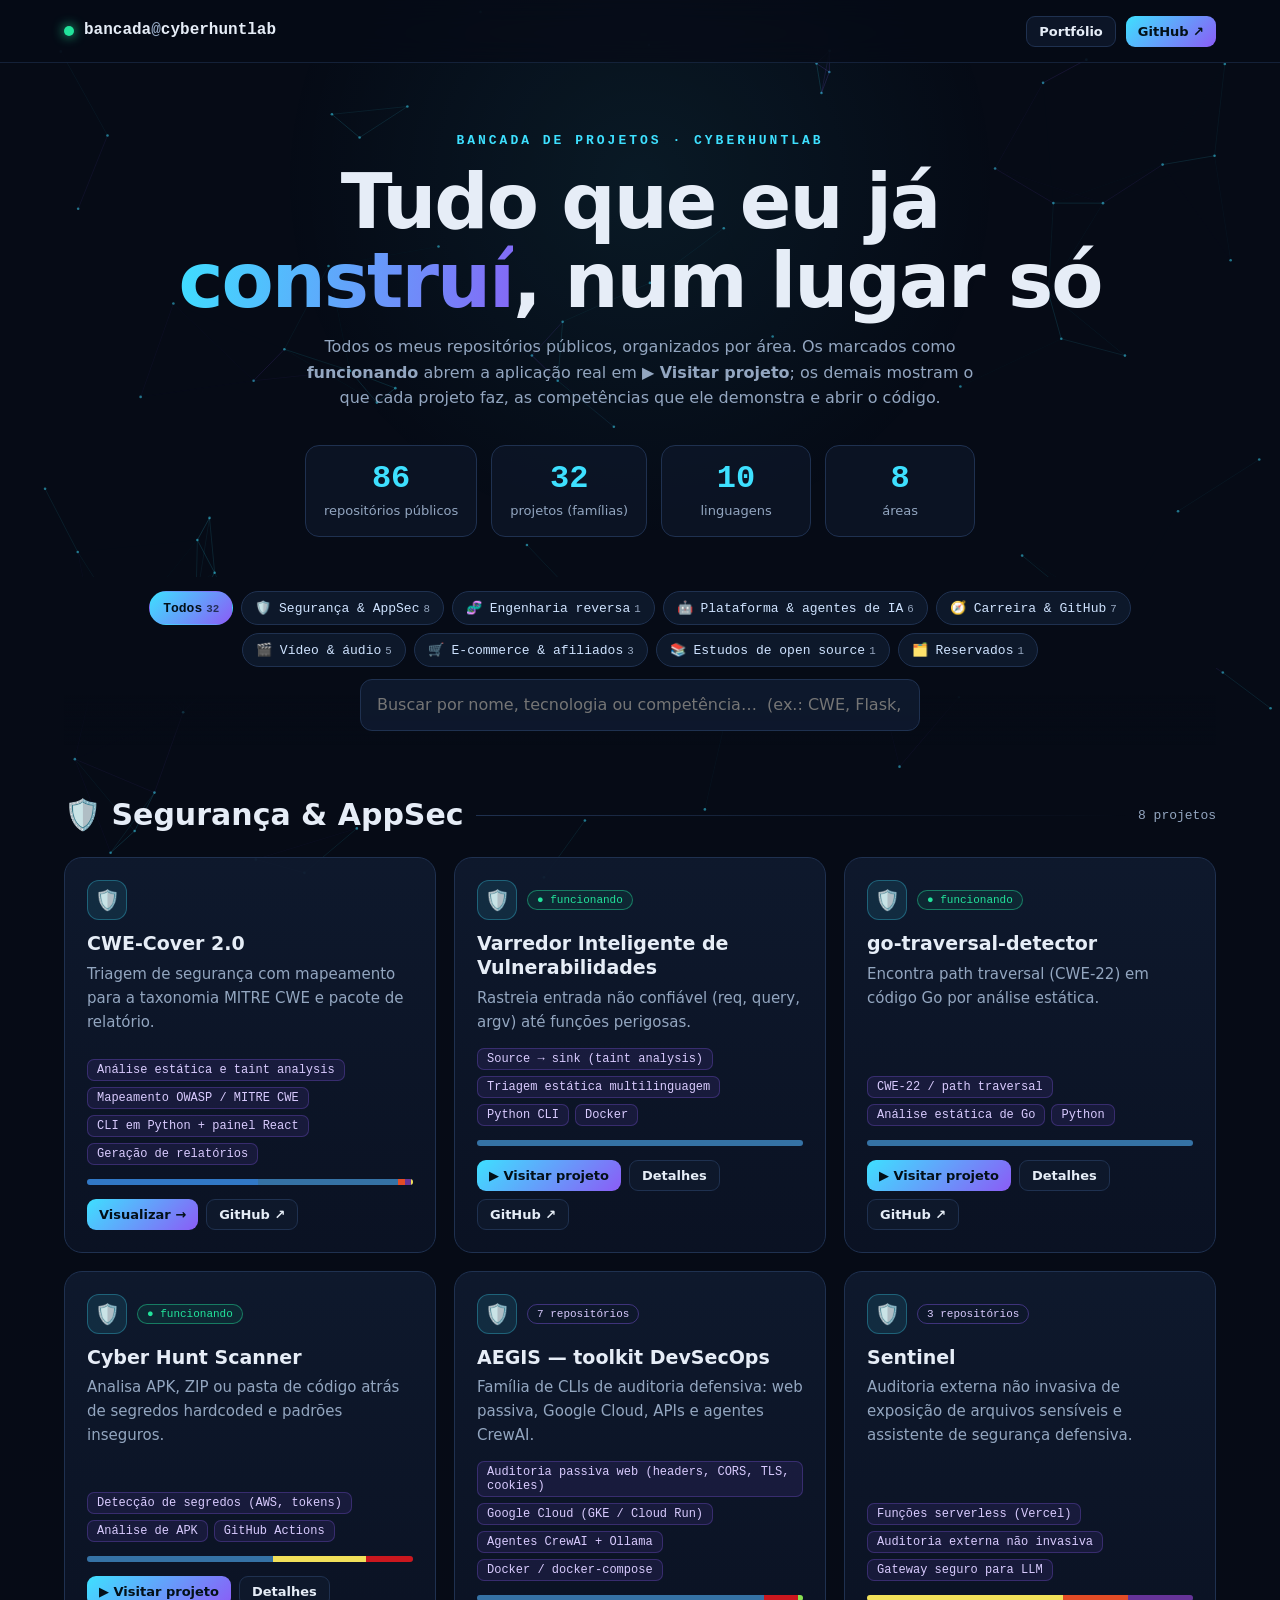
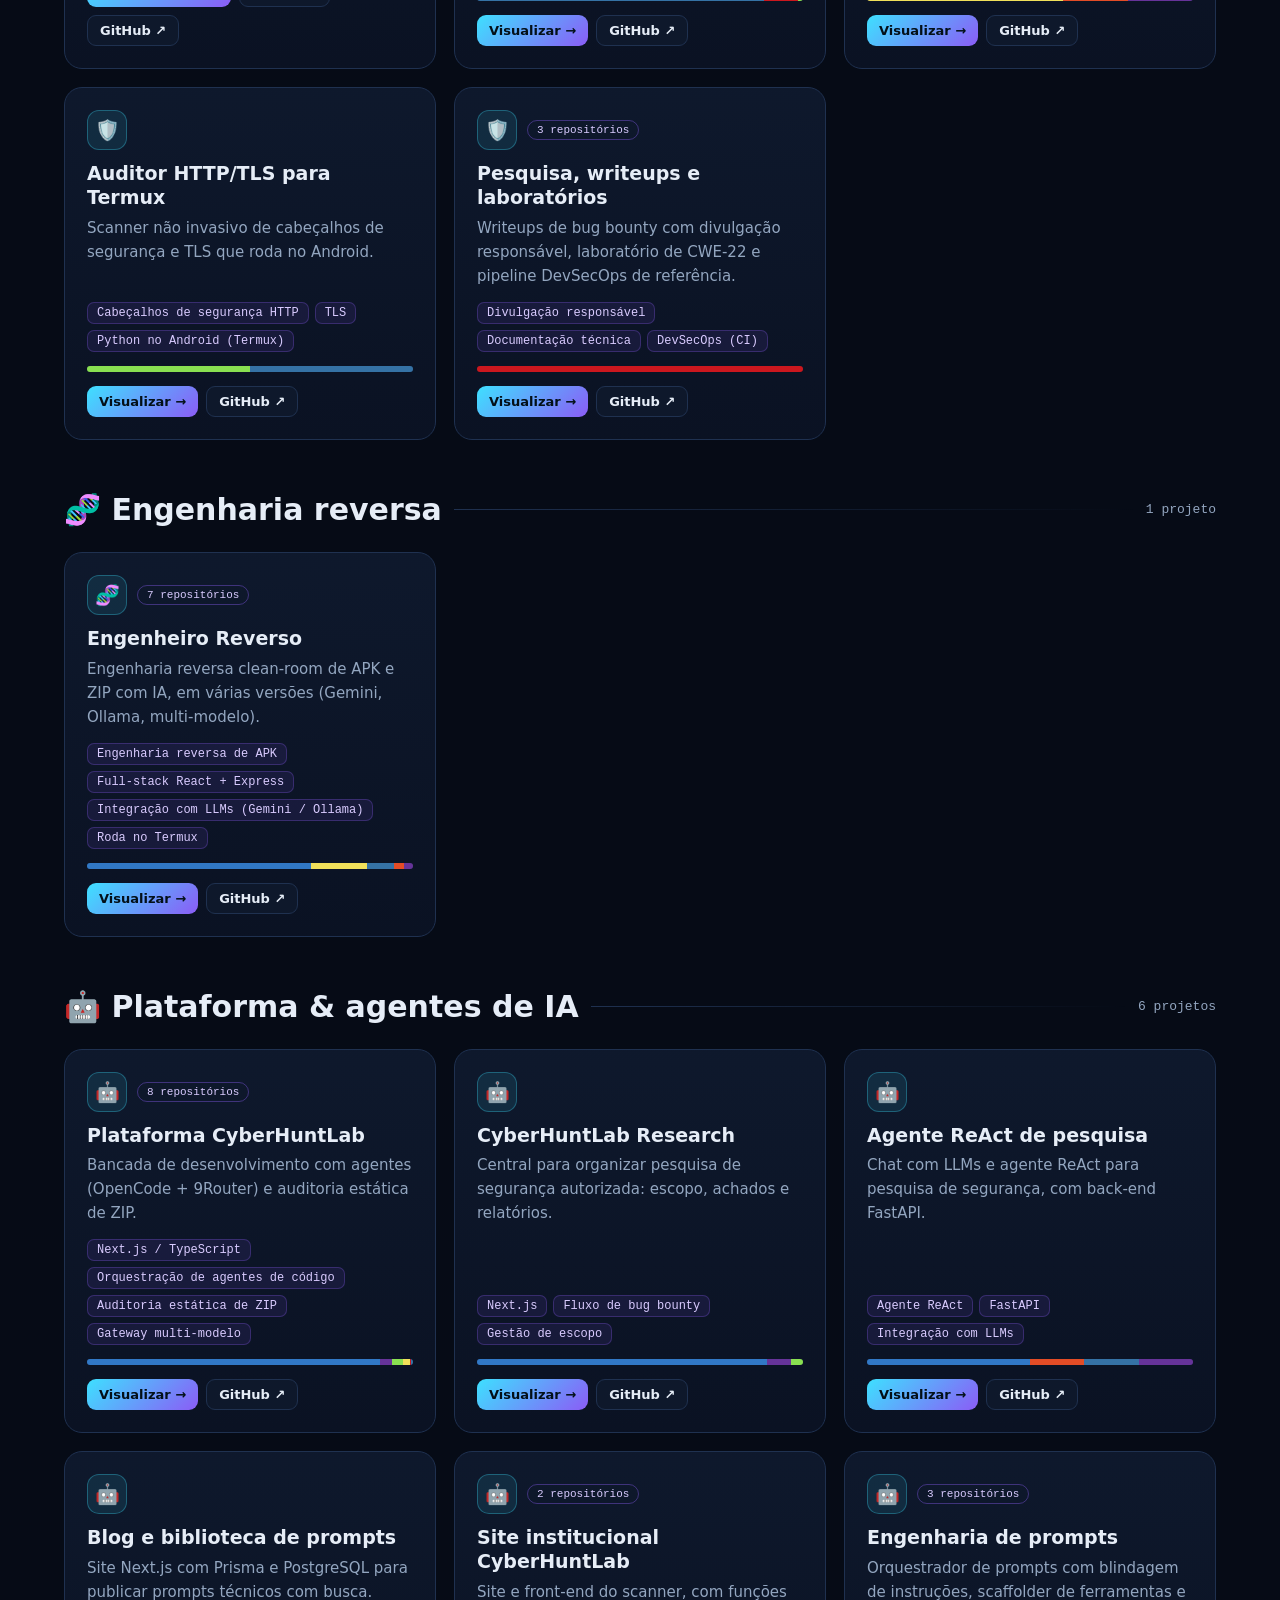
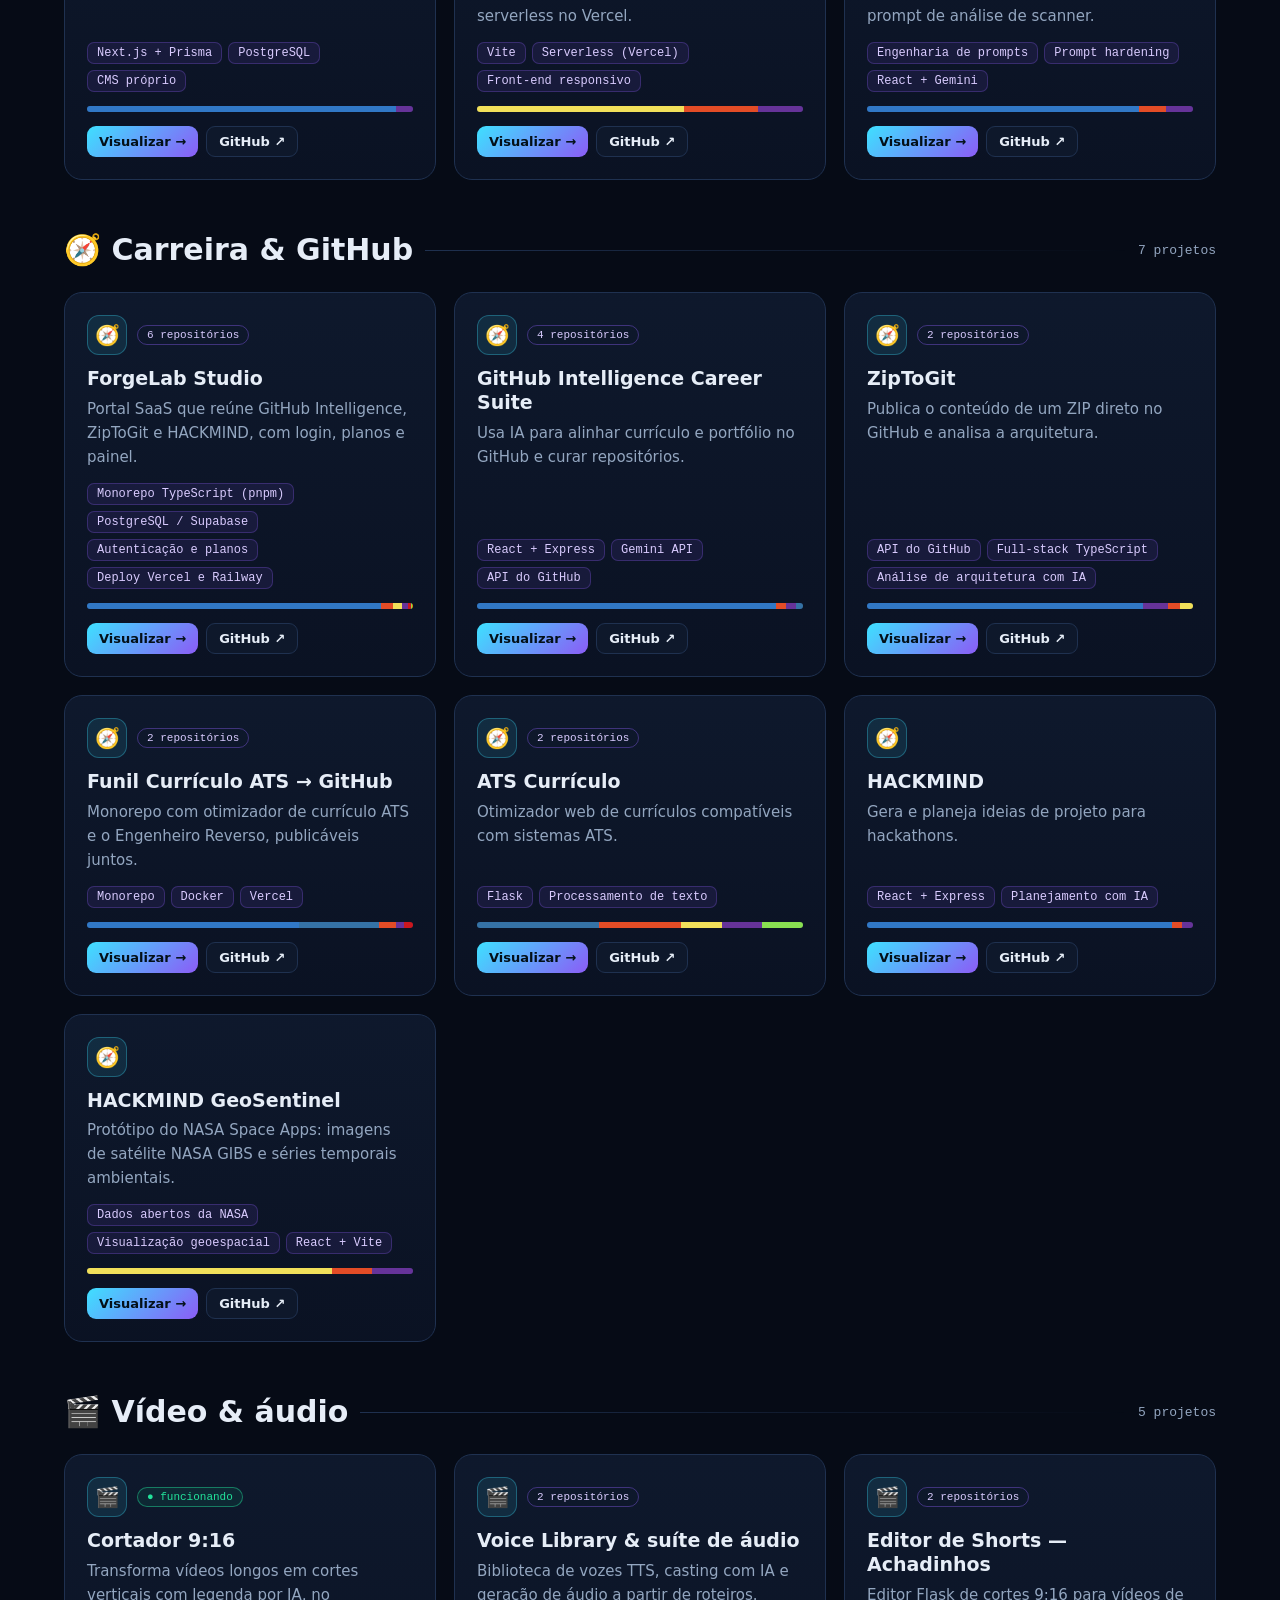
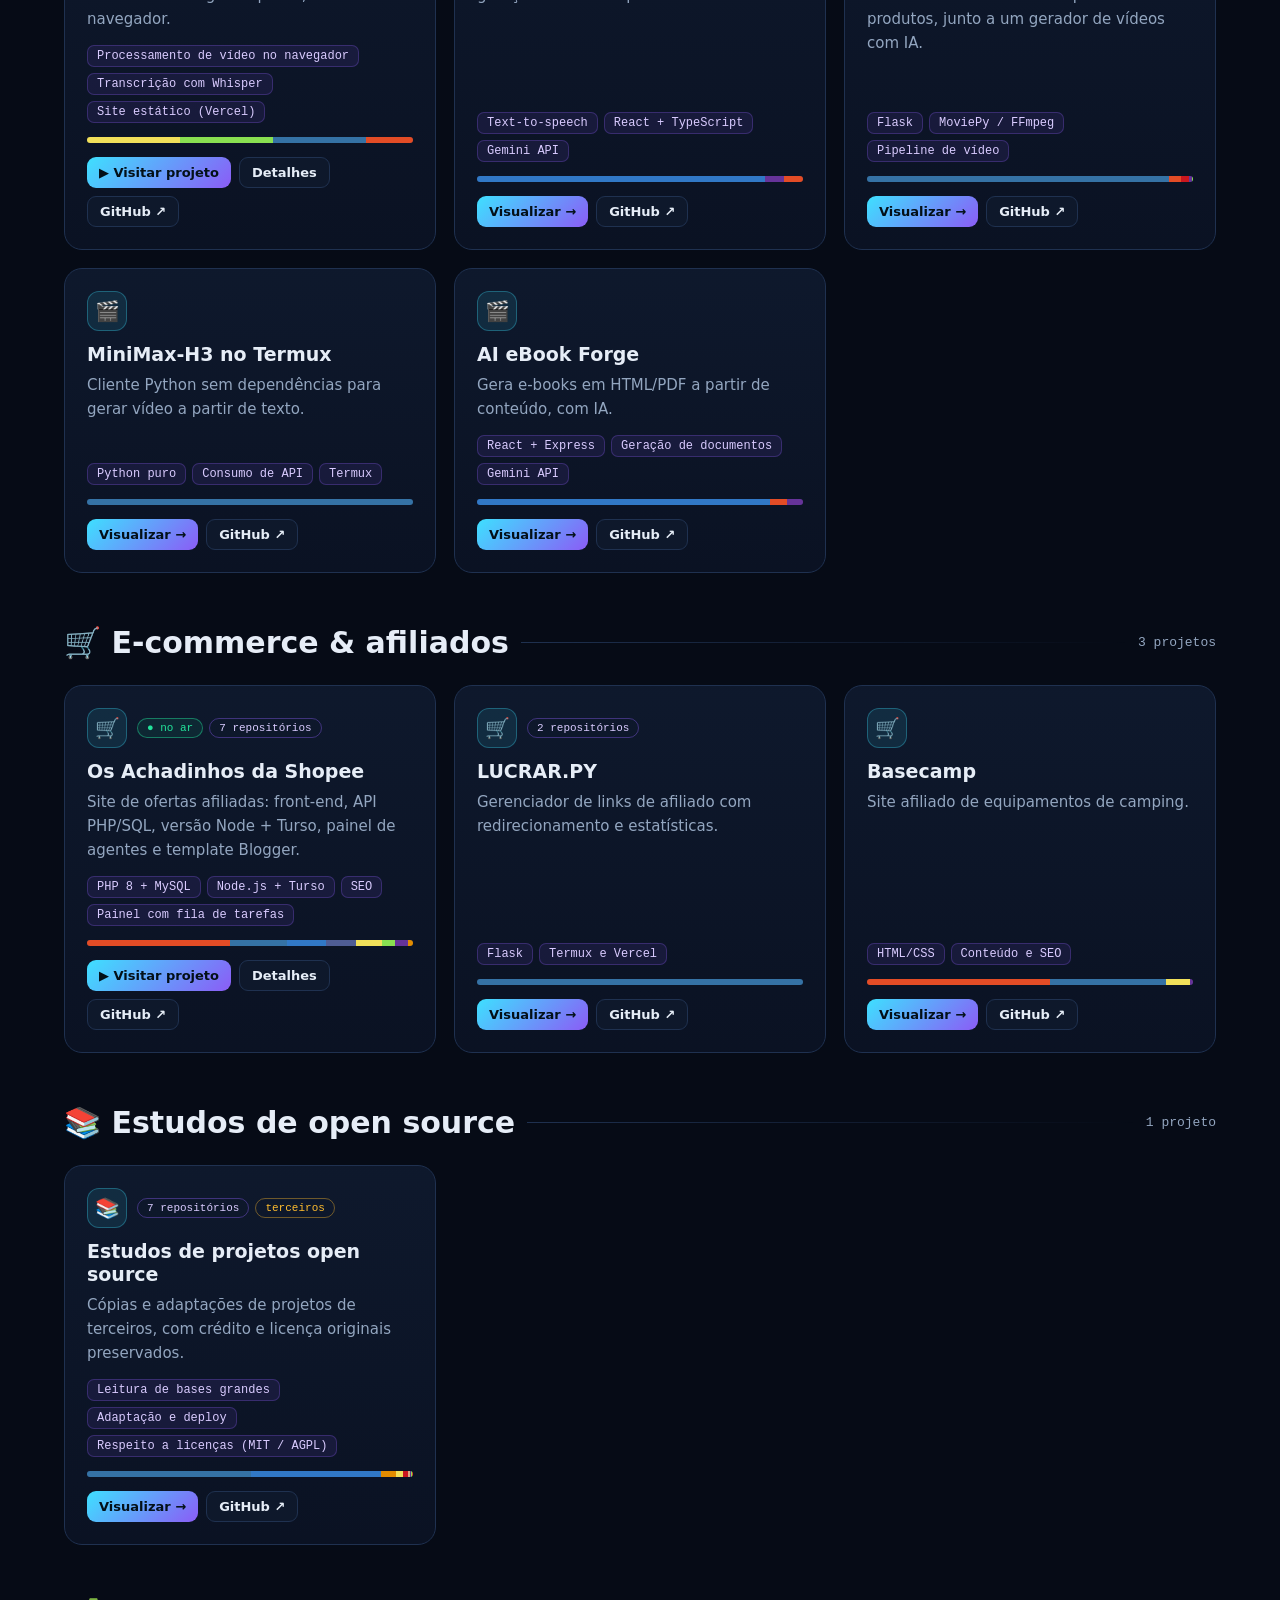
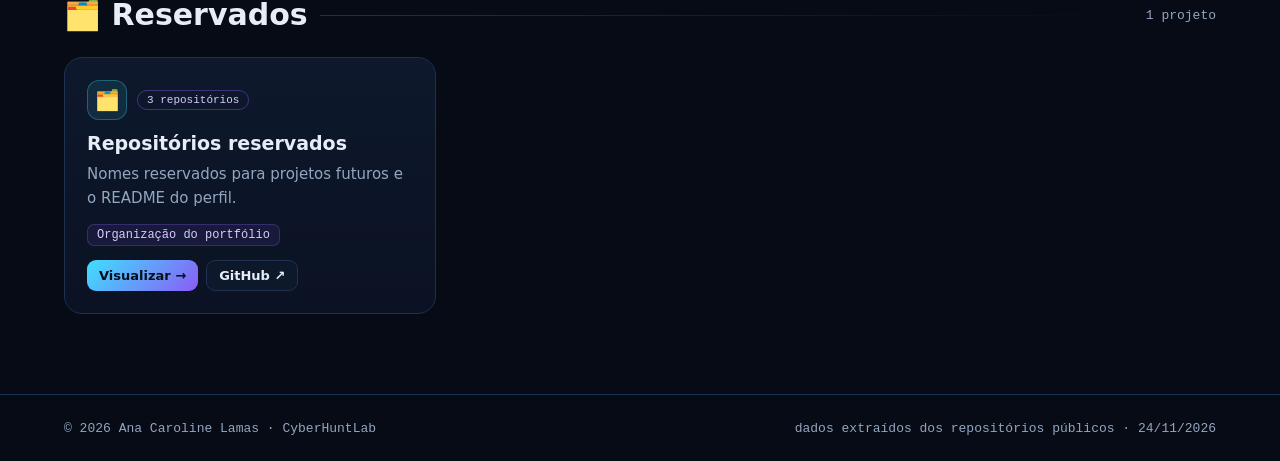
<file: index.html>
<!doctype html>
<html lang="pt-BR">
<head>
<meta charset="utf-8">
<meta name="viewport" content="width=device-width,initial-scale=1">
<title>Bancada de projetos · CyberHuntLab · Ana Caroline Lamas</title>
<meta name="description" content="Bancada com todos os projetos públicos de Ana Caroline Lamas (CyberHuntLab): segurança, engenharia reversa, agentes de IA, vídeo e automação.">
<meta name="theme-color" content="#060b16">
<style>
:root{--bg:#060b16;--card:#0f1a2e;--line:#1f3150;--txt:#e6edf7;--mut:#93a6c0;--cy:#3ee0ff;--vi:#8b5cf6;--gr:#22e39b;--pk:#ff4fa3;--yl:#febc2e;
--mono:ui-monospace,SFMono-Regular,"JetBrains Mono",Menlo,Consolas,monospace;--sans:system-ui,-apple-system,"Segoe UI",Roboto,Ubuntu,sans-serif}
*{box-sizing:border-box}html{scroll-behavior:smooth}
body{margin:0;background:var(--bg);color:var(--txt);font:16px/1.6 var(--sans);overflow-x:hidden}
a{color:var(--cy)}::selection{background:var(--cy);color:#001018}
#bg{position:fixed;inset:0;z-index:0;pointer-events:none}
.spot{position:fixed;inset:0;z-index:1;pointer-events:none;background:radial-gradient(600px circle at var(--mx,50%) var(--my,20%),rgba(62,224,255,.07),transparent 60%)}
.wrap{position:relative;z-index:2;max-width:1200px;margin:auto;padding:0 24px}
#progress{position:fixed;top:0;left:0;height:3px;width:0;z-index:60;background:linear-gradient(90deg,var(--cy),var(--vi),var(--pk))}
nav{position:sticky;top:0;z-index:50;backdrop-filter:blur(14px);background:rgba(6,11,22,.7);border-bottom:1px solid rgba(31,49,80,.6)}
nav .wrap{display:flex;align-items:center;gap:18px;height:62px}
.brand{font-family:var(--mono);font-weight:700;color:var(--txt);text-decoration:none;display:flex;align-items:center;gap:10px}
.brand i{width:10px;height:10px;border-radius:50%;background:var(--gr);box-shadow:0 0 12px var(--gr);animation:pulse 2s infinite}
nav .r{margin-left:auto;display:flex;gap:10px;flex:none}
nav .btn,.acts .btn.sm{white-space:nowrap;flex:none}
.brand{min-width:0;white-space:nowrap}.brand .full{overflow:hidden;text-overflow:ellipsis}
.btn{position:relative;overflow:hidden;display:inline-flex;align-items:center;gap:7px;padding:10px 16px;border-radius:11px;border:1px solid var(--line);background:rgba(15,26,46,.75);color:var(--txt);text-decoration:none;font:600 14px var(--sans);transition:transform .2s,border-color .2s,box-shadow .2s;cursor:pointer}
.btn:hover{transform:translateY(-2px);border-color:var(--cy);box-shadow:0 8px 28px -10px rgba(62,224,255,.5)}
.btn::before{content:"";position:absolute;top:0;left:-120%;width:60%;height:100%;background:linear-gradient(110deg,transparent,rgba(255,255,255,.18),transparent);transition:left .6s}
.btn:hover::before{left:130%}
.btn.pri{background:linear-gradient(135deg,var(--cy),var(--vi));color:#031018;border:0}
.btn.sm{padding:7px 12px;font-size:13px;border-radius:9px}
@media(max-width:640px){nav .r .hide{display:none}}
@media(max-width:420px){.brand .at{display:none}nav .wrap{padding:0 16px}}

/* HOME */
.hero{padding:70px 0 30px;text-align:center}
.tag{font:700 13px var(--mono);color:var(--cy);letter-spacing:3px}
h1{font-size:clamp(38px,6.5vw,76px);line-height:1.04;margin:14px 0 14px;letter-spacing:-2px}
.grad{background:linear-gradient(100deg,var(--cy),var(--vi) 45%,var(--pk) 70%,var(--cy));background-size:250% auto;-webkit-background-clip:text;background-clip:text;color:transparent;animation:shine 6s linear infinite}
.lead{color:var(--mut);max-width:700px;margin:0 auto}
.stats{display:flex;justify-content:center;flex-wrap:wrap;gap:14px;margin:34px 0 10px}
.stat{min-width:150px;border:1px solid var(--line);border-radius:14px;padding:14px 18px;background:rgba(15,26,46,.6)}
.stat b{display:block;font:700 32px var(--mono);color:var(--cy)}
.stat span{color:var(--mut);font-size:13px}
.bar{position:sticky;top:62px;z-index:40;padding:14px 0;background:linear-gradient(var(--bg) 70%,transparent)}
.chips{display:flex;gap:8px;flex-wrap:wrap;justify-content:center}
.chip{font:13px var(--mono);padding:8px 13px;border-radius:99px;border:1px solid var(--line);background:rgba(15,26,46,.85);color:#cfe3ff;cursor:pointer;transition:.2s}
.chip:hover{border-color:var(--cy)}
.chip.on{background:linear-gradient(135deg,var(--cy),var(--vi));color:#031018;border-color:transparent;font-weight:700}
.chip small{opacity:.7;margin-left:4px}
.search{display:flex;justify-content:center;margin-top:12px}
.search input{width:min(560px,100%);font:inherit;background:rgba(15,26,46,.92);color:var(--txt);border:1px solid var(--line);border-radius:12px;padding:12px 16px}
.search input:focus{outline:2px solid rgba(62,224,255,.5);border-color:var(--cy)}
.cat-h{display:flex;align-items:center;gap:12px;margin:46px 0 18px}
.cat-h h2{margin:0;font-size:clamp(22px,3vw,30px)}
.cat-h .ln{flex:1;height:1px;background:linear-gradient(90deg,var(--line),transparent)}
.cat-h .n{font:13px var(--mono);color:var(--mut)}
.grid{display:grid;grid-template-columns:repeat(auto-fill,minmax(min(100%,330px),1fr));gap:18px}
.card{position:relative;display:flex;flex-direction:column;background:linear-gradient(180deg,rgba(15,26,46,.94),rgba(11,19,36,.94));border:1px solid var(--line);border-radius:18px;padding:22px;transition:transform .25s,border-color .25s;overflow:hidden;transform-style:preserve-3d}
.card::after{content:"";position:absolute;inset:0;border-radius:inherit;pointer-events:none;background:radial-gradient(380px circle at var(--cx,50%) var(--cy,50%),rgba(62,224,255,.13),transparent 45%);opacity:0;transition:opacity .3s}
.card:hover{border-color:rgba(62,224,255,.55)}.card:hover::after{opacity:1}
.card .top{display:flex;align-items:center;gap:10px;margin-bottom:12px}
.card .ic{width:40px;height:40px;border-radius:12px;display:grid;place-items:center;background:rgba(62,224,255,.1);border:1px solid rgba(62,224,255,.3);font-size:20px;flex:none}
.badge{font:11px var(--mono);padding:3px 9px;border-radius:99px;border:1px solid var(--line);color:var(--mut);white-space:nowrap}
.badge.live{color:var(--gr);border-color:rgba(34,227,155,.45);background:rgba(34,227,155,.08)}
.badge.live::before{content:"● ";animation:pulse 1.4s infinite}
.badge.ver{color:#d9cbff;border-color:rgba(139,92,246,.4)}
.badge.oss{color:var(--yl);border-color:rgba(254,188,46,.4)}
.card h3{margin:0 0 6px;font-size:19px;line-height:1.25}
.card p{color:var(--mut);margin:0 0 14px;font-size:15px;flex:1}
.tags{display:flex;flex-wrap:wrap;gap:6px;margin-bottom:14px}
.tags span{font:12px var(--mono);padding:3px 9px;border-radius:7px;background:rgba(139,92,246,.1);border:1px solid rgba(139,92,246,.28);color:#d9cbff}
.lbar{display:flex;height:6px;border-radius:99px;overflow:hidden;background:#13213a;margin-bottom:14px}
.lbar i{display:block;height:100%;width:0;transition:width 1s cubic-bezier(.2,.7,.2,1)}
.acts{display:flex;gap:8px;flex-wrap:wrap}

/* DETAIL */
.back{display:inline-flex;margin:28px 0 0;color:var(--mut);text-decoration:none;font:14px var(--mono)}
.back:hover{color:var(--cy)}
.dh{padding:26px 0 10px;display:grid;grid-template-columns:1.2fr .8fr;gap:30px;align-items:center}
@media(max-width:900px){.dh{grid-template-columns:1fr}}
.dh h1{text-align:left;font-size:clamp(34px,5.5vw,62px)}
.dh .lead{margin:0}
.term{background:rgba(8,14,27,.94);border:1px solid var(--line);border-radius:16px;overflow:hidden;box-shadow:0 30px 80px -30px rgba(62,224,255,.35)}
.term .tb{display:flex;gap:7px;padding:11px 14px;border-bottom:1px solid var(--line);align-items:center}
.term .tb b{width:11px;height:11px;border-radius:50%;background:#ff5f57}.term .tb b:nth-child(2){background:#febc2e}.term .tb b:nth-child(3){background:#28c840}
.term .tb span{margin-left:auto;font:12px var(--mono);color:var(--mut)}
.term pre{margin:0;padding:16px;font:13px/1.7 var(--mono);min-height:210px;white-space:pre-wrap;color:#cfe3ff}
.term .p{color:var(--gr)}.term .c{color:var(--cy)}.term .m{color:var(--mut)}
.cursor{display:inline-block;width:8px;height:15px;background:var(--cy);vertical-align:-2px;animation:blink 1s steps(1) infinite}
.panel{background:rgba(15,26,46,.7);border:1px solid var(--line);border-radius:18px;padding:24px;margin-top:22px}
.panel h2{margin:0 0 14px;font-size:20px}
.comp{display:grid;grid-template-columns:repeat(auto-fill,minmax(230px,1fr));gap:10px}
.comp div{display:flex;gap:10px;align-items:flex-start;padding:12px 14px;border-radius:12px;background:rgba(6,11,22,.55);border:1px solid var(--line)}
.comp div::before{content:"✓";color:var(--gr);font-weight:700}
.legend{display:flex;flex-wrap:wrap;gap:14px;margin-top:10px;font:13px var(--mono);color:var(--mut)}
.legend i{display:inline-block;width:10px;height:10px;border-radius:50%;margin-right:6px}
.repo{border-top:1px solid var(--line);padding:18px 0;display:grid;grid-template-columns:1fr auto;gap:14px;align-items:start}
.repo:first-of-type{border-top:0}
@media(max-width:760px){.repo{grid-template-columns:1fr}}
.repo h3{margin:0 0 4px;font-size:17px}
.repo .rn{font:13px var(--mono);color:var(--cy)}
.repo p{margin:6px 0 8px;color:var(--mut);font-size:15px}
.repo .meta{font:12px var(--mono);color:var(--mut);display:flex;gap:14px;flex-wrap:wrap}
.copy{cursor:pointer}
.note{font-size:14px;color:var(--mut);border-left:3px solid var(--yl);padding:8px 14px;background:rgba(254,188,46,.06);border-radius:0 10px 10px 0;margin-top:14px}
.empty{text-align:center;color:var(--mut);padding:40px}
footer{position:relative;z-index:2;border-top:1px solid var(--line);margin-top:80px;padding:26px 0;color:var(--mut);font:13px var(--mono)}
footer .wrap{display:flex;justify-content:space-between;flex-wrap:wrap;gap:10px}

.rv{opacity:0;transform:translateY(28px);transition:opacity .7s cubic-bezier(.2,.7,.2,1),transform .7s cubic-bezier(.2,.7,.2,1)}
.rv.on{opacity:1;transform:none}
#app.fade{animation:fade .45s ease}
@keyframes fade{from{opacity:0;transform:translateY(12px)}to{opacity:1;transform:none}}
@keyframes shine{to{background-position:250% center}}
@keyframes blink{50%{opacity:0}}
@keyframes pulse{50%{opacity:.4}}
@media (prefers-reduced-motion:reduce){*,*::before,*::after{animation:none!important;transition:none!important}.rv{opacity:1;transform:none}}
</style>
</head>
<body>
<div id="progress"></div><canvas id="bg" aria-hidden="true"></canvas><div class="spot" aria-hidden="true"></div>
<nav><div class="wrap">
  <a class="brand" href="/" data-link><i></i><span class="full">bancada<span class="at"><span style="color:var(--mut)">@</span>cyberhuntlab</span></span></a>
  <div class="r">
    <a class="btn sm hide" href="https://carol.cyberhuntlab.com.br" id="portfolioLink">Portfólio</a>
    <a class="btn sm pri" href="https://github.com/ticarollamas-arch">GitHub ↗</a>
  </div>
</div></nav>
<main class="wrap" id="app"></main>
<footer><div class="wrap"><span>© <span id="yr"></span> Ana Caroline Lamas · CyberHuntLab</span><span>dados extraídos dos repositórios públicos · <span id="gen"></span></span></div></footer>

<script id="data" type="application/json">{"cats": {"seg": ["Segurança & AppSec", "🛡️"], "rev": ["Engenharia reversa", "🧬"], "ia": ["Plataforma & agentes de IA", "🤖"], "car": ["Carreira & GitHub", "🧭"], "vid": ["Vídeo & áudio", "🎬"], "com": ["E-commerce & afiliados", "🛒"], "oss": ["Estudos de open source", "📚"], "res": ["Reservados", "🗂️"]}, "fams": [{"slug": "cwe-cover", "cat": "seg", "title": "CWE-Cover 2.0", "short": "Triagem de segurança com mapeamento para a taxonomia MITRE CWE e pacote de relatório.", "comp": ["Análise estática e taint analysis", "Mapeamento OWASP / MITRE CWE", "CLI em Python + painel React", "Geração de relatórios"], "repos": [{"repo": "CWE-Cover-2.0", "title": "CWE-Cover 2.0 — triagem de segurança, mapeamento CWE e pacote de evidências", "summary": "Suíte de segurança defensiva e bug bounty da CyberHuntLab. O núcleo é uma CLI em Python (cwediscover.py) que exige autorização explícita e, opcionalmente, um arquivo de escopo. Ela faz reconhecimento, aplica regras declarativas, classifica os achados por MITRE CWE e passa cada um por agentes de mapeamento, falso positivo e impacto antes de gerar o relatório e um pacote ZIP de evidências. O repositório inclui também o", "langs": {"Python": 67, "HTML": 3, "TypeScript": 82, "CSS": 3, "JavaScript": 1}, "files": 184, "date": "2026-11-20", "upstream": null, "demo": [], "stack": ["React", "Vite", "Express", "Tailwind", "requests"], "reserved": false}], "langs": {"Python": 67, "HTML": 3, "TypeScript": 82, "CSS": 3, "JavaScript": 1}, "stack": ["React", "Vite", "Express", "Tailwind", "requests"], "live": [], "date": "2026-11-20", "app": null}, {"slug": "varredor-vulnerabilidades", "cat": "seg", "title": "Varredor Inteligente de Vulnerabilidades", "short": "Rastreia entrada não confiável (req, query, argv) até funções perigosas.", "comp": ["Source → sink (taint analysis)", "Triagem estática multilinguagem", "Python CLI", "Docker"], "repos": [{"repo": "varredor-vulnerabilidades", "title": "Varredor Inteligente de Vulnerabilidades — triagem estática multilinguagem", "summary": "Scanner de triagem estática em Python que aponta onde entrada não confiável (req, query, argv) chega a uma função perigosa. Cobre path traversal, injeção de comando, segredo em log e credencial hardcoded em JavaScript/TypeScript, Python, Go e Java. Pode ser usado direto ou em Docker.", "langs": {"Python": 1}, "files": 6, "date": "2026-11-20", "upstream": null, "demo": [], "stack": ["Docker", "Termux"], "reserved": false}], "langs": {"Python": 1}, "stack": ["Docker", "Termux"], "live": [], "date": "2026-11-20", "app": ["/varredor-vulnerabilidades/", "funcionando"]}, {"slug": "go-traversal-detector", "cat": "seg", "title": "go-traversal-detector", "short": "Encontra path traversal (CWE-22) em código Go por análise estática.", "comp": ["CWE-22 / path traversal", "Análise estática de Go", "Python"], "repos": [{"repo": "go-traversal-detector", "title": "go-traversal-detector — análise estática de path traversal (CWE-22) em Go", "summary": "Ferramenta de análise estática em Python que encontra usos de filepath.Join, os.Open e funções semelhantes que recebem caminho de origem não confiável em código Go, e verifica se a mesma função tem uma barreira de contenção antes de apontar o candidato. Reconhece strings.HasPrefix, filepath.Rel, os.Root, SecureJoin e helpers internos como doSafeMakeDir.", "langs": {"Python": 1}, "files": 4, "date": "2026-11-20", "upstream": null, "demo": [], "stack": [], "reserved": false}], "langs": {"Python": 1}, "stack": [], "live": [], "date": "2026-11-20", "app": ["/go-traversal-detector/", "funcionando"]}, {"slug": "cyber-hunt-scanner", "cat": "seg", "title": "Cyber Hunt Scanner", "short": "Analisa APK, ZIP ou pasta de código atrás de segredos hardcoded e padrões inseguros.", "comp": ["Detecção de segredos (AWS, tokens)", "Análise de APK", "GitHub Actions"], "repos": [{"repo": "scanner-vulnerabilidades", "title": "Cyber Hunt Scanner", "summary": "Análise estática que recebe um APK, ZIP ou pasta de código e aponta duas coisas: segredos hardcoded (ARN da AWS, chaves, tokens) e indícios de CWE no código-fonte (path traversal, injeção de comando, SQL, RCE).", "langs": {"YAML": 1, "Python": 4, "JavaScript": 2}, "files": 10, "date": "2026-08-08", "upstream": null, "demo": [], "stack": ["GitHub Actions"], "reserved": false}], "langs": {"YAML": 1, "Python": 4, "JavaScript": 2}, "stack": ["GitHub Actions"], "live": [], "date": "2026-08-08", "app": ["/scanner-vulnerabilidades/", "funcionando"]}, {"slug": "aegis", "cat": "seg", "title": "AEGIS — toolkit DevSecOps", "short": "Família de CLIs de auditoria defensiva: web passiva, Google Cloud, APIs e agentes CrewAI.", "comp": ["Auditoria passiva web (headers, CORS, TLS, cookies)", "Google Cloud (GKE / Cloud Run)", "Agentes CrewAI + Ollama", "Docker / docker-compose", "Arquitetura de plugins"], "repos": [{"repo": "aegis-scout", "title": "AEGIS SCOUT", "summary": "Auditoria passiva de segurança web para bug bounty e DevSecOps: cabeçalhos, CORS, cookies, SSL e relatório.", "langs": {"Python": 15, "YAML": 1}, "files": 20, "date": "2026-07-26", "upstream": null, "demo": [], "stack": ["requests", "Docker", "Termux"], "reserved": false}, {"repo": "aegis-audit", "title": "AEGIS AUDIT", "summary": "CLI modular e containerizada para auditorias não invasivas em Google Cloud (GKE / Cloud Run).", "langs": {"Python": 12, "YAML": 2}, "files": 23, "date": "2026-07-26", "upstream": null, "demo": [], "stack": ["requests", "Docker", "Termux"], "reserved": false}, {"repo": "aegis-vrp", "title": "AEGIS AUDIT", "summary": "Auditoria de segurança para endpoints web e APIs, com geração de relatório.", "langs": {"Python": 6, "YAML": 1}, "files": 11, "date": "2026-07-26", "upstream": null, "demo": [], "stack": ["requests", "Docker", "Termux"], "reserved": false}, {"repo": "aegis-agent", "title": "AEGIS AUDIT", "summary": "Plataforma de auditoria de segurança com vários agentes especializados baseados em LLM.", "langs": {"Python": 10, "YAML": 1}, "files": 15, "date": "2026-07-27", "upstream": null, "demo": [], "stack": ["CrewAI", "requests", "Docker", "Termux"], "reserved": false}, {"repo": "aegis-agent-l", "title": "AEGIS AUDIT", "summary": "Versão enxuta: orquestração de auditorias simuladas com CrewAI + Ollama.", "langs": {"Python": 6, "YAML": 1}, "files": 10, "date": "2026-07-27", "upstream": null, "demo": [], "stack": ["CrewAI", "requests", "Docker", "Termux"], "reserved": false}, {"repo": "30agents-crewai", "title": "AEGIS AUDIT", "summary": "Auditoria defensiva web com agentes CrewAI, cada um responsável por um aspecto de hardening.", "langs": {"Python": 9, "YAML": 1}, "files": 15, "date": "2026-07-27", "upstream": null, "demo": [], "stack": ["CrewAI", "requests", "Docker", "Termux"], "reserved": false}, {"repo": "netaudit-cli", "title": "AEGIS DE", "summary": "CLI Python de auditoria defensiva de cabeçalhos HTTP de serviços públicos, com política em JSON e histórico em SQLite.", "langs": {"Python": 1, "Shell": 1}, "files": 7, "date": "2026-07-31", "upstream": null, "demo": [], "stack": ["requests", "Termux"], "reserved": false}], "langs": {"Python": 59, "YAML": 7, "Shell": 1}, "stack": ["requests", "Docker", "Termux", "CrewAI"], "live": [], "date": "2026-07-31", "app": null}, {"slug": "sentinel", "cat": "seg", "title": "Sentinel", "short": "Auditoria externa não invasiva de exposição de arquivos sensíveis e assistente de segurança defensiva.", "comp": ["Funções serverless (Vercel)", "Auditoria externa não invasiva", "Gateway seguro para LLM"], "repos": [{"repo": "sentinel_auditoria_vercel", "title": "Sentinel 3.0 — auditoria externa de exposição de arquivos sensíveis", "summary": "Ferramenta web, com função serverless do Vercel, que faz uma auditoria externa não invasiva de um domínio próprio ou autorizado. Ela procura arquivos sensíveis expostos publicamente (.env, .git, backups, dumps SQL, chaves privadas, credenciais de nuvem, endpoints de debug) e só marca um achado quando o conteúdo retornado comprova a exposição. Opcionalmente, uma IA (OpenAI ou Gemini) interpreta o relatório, sem criar ", "langs": {"JavaScript": 3, "HTML": 1, "CSS": 1}, "files": 12, "date": "2026-11-20", "upstream": null, "demo": [], "stack": ["Vercel"], "reserved": false}, {"repo": "sentinel_auditoria_vercel_v2", "title": "Sentinel 2.0 — auditoria externa de exposição de arquivos sensíveis", "summary": "Aplicação web responsiva, com função serverless /api/scan no Vercel, que faz uma auditoria externa não invasiva de domínios próprios ou autorizados. Ela verifica arquivos e endpoints sensíveis expostos e só classifica um achado como CRITICAL quando o endpoint responde HTTP 200 e o conteúdo traz uma assinatura compatível com o artefato esperado. Uma IA opcional (OpenAI ou Gemini) interpreta o relatório.", "langs": {"JavaScript": 2, "HTML": 1, "CSS": 1}, "files": 11, "date": "2026-11-20", "upstream": null, "demo": [], "stack": ["Vercel"], "reserved": false}, {"repo": "sentinel_ai_chat_vercel", "title": "Sentinel AI Chat — assistente de segurança defensiva com gateway para pentest", "summary": "Interface de chat em português com um assistente de segurança defensiva (OpenAI) e um gateway seguro que despacha tarefas de pentest autorizadas para bridges privados dos motores Shannon e Strix. O site e o broker rodam em funções serverless do Vercel; os motores, que dependem de Docker e de execução longa, ficam em VPS ou containers próprios.", "langs": {"JavaScript": 4, "HTML": 1, "CSS": 1}, "files": 13, "date": "2026-11-20", "upstream": null, "demo": [], "stack": ["Vercel"], "reserved": false}], "langs": {"JavaScript": 9, "HTML": 3, "CSS": 3}, "stack": ["Vercel"], "live": [], "date": "2026-11-20", "app": null}, {"slug": "termux-headers", "cat": "seg", "title": "Auditor HTTP/TLS para Termux", "short": "Scanner não invasivo de cabeçalhos de segurança e TLS que roda no Android.", "comp": ["Cabeçalhos de segurança HTTP", "TLS", "Python no Android (Termux)"], "repos": [{"repo": "cyberhuntlab-2026-termux-pipeline", "title": "Cyber Hunt Lab Termux — auditor de cabeçalhos HTTP e TLS", "summary": "Scanner em Python de configuração de segurança HTTP/TLS, não invasivo, pensado para rodar no Termux (Android) durante auditorias autorizadas e programas de bug bounty. Ele faz no máximo três requisições GET a um único host declarado, verifica cabeçalhos de segurança, cookies, CORS e o certificado TLS, e gera relatórios em JSON, Markdown e HTML.", "langs": {"Shell": 1, "Python": 1}, "files": 7, "date": "2026-11-20", "upstream": null, "demo": [], "stack": ["requests", "Termux"], "reserved": false}], "langs": {"Shell": 1, "Python": 1}, "stack": ["requests", "Termux"], "live": [], "date": "2026-11-20", "app": null}, {"slug": "pesquisa", "cat": "seg", "title": "Pesquisa, writeups e laboratórios", "short": "Writeups de bug bounty com divulgação responsável, laboratório de CWE-22 e pipeline DevSecOps de referência.", "comp": ["Divulgação responsável", "Documentação técnica", "DevSecOps (CI)"], "repos": [{"repo": "security-writeups", "title": "Writeups de segurança — vulnerabilidades reportadas em bug bounty", "summary": "Análises técnicas de vulnerabilidades que encontrei e reportei em programas de bug bounty. Só publico o que já foi corrigido e autorizado pelo programa responsável, seguindo a divulgação responsável.", "langs": {}, "files": 4, "date": "2026-11-20", "upstream": null, "demo": [], "stack": [], "reserved": false}, {"repo": "lab-path-traversal", "title": "Lab: Path Traversal (CWE-22) — laboratório didático de segurança", "summary": "Laboratório para estudar path traversal (CWE-22): uma aplicação com a falha, a demonstração da exploração contra um container local e a correção. Serve para treinar revisão de código e como caso de teste de regressão para ferramentas de SAST.", "langs": {}, "files": 3, "date": "2026-11-20", "upstream": null, "demo": [], "stack": [], "reserved": true}, {"repo": "pipeline-devsecops", "title": "Pipeline DevSecOps de referência", "summary": "⚠ Em construção — a documentação está pronta; o código está em migração e será publicado em breve.", "langs": {"YAML": 1}, "files": 2, "date": "2026-08-08", "upstream": null, "demo": [], "stack": ["GitHub Actions"], "reserved": true}], "langs": {"YAML": 1}, "stack": ["GitHub Actions"], "live": [], "date": "2026-11-20", "app": null}, {"slug": "engenheiro-reverso", "cat": "rev", "title": "Engenheiro Reverso", "short": "Engenharia reversa clean-room de APK e ZIP com IA, em várias versões (Gemini, Ollama, multi-modelo).", "comp": ["Engenharia reversa de APK", "Full-stack React + Express", "Integração com LLMs (Gemini / Ollama)", "Roda no Termux"], "repos": [{"repo": "Engenheiro-Reverso", "title": "Engenheiro Reverso (CAROL) — análise clean-room de APK e ZIP com IA", "summary": "Aplicação full-stack (React + Vite no front-end e Express no back-end) que faz engenharia reversa clean-room de pacotes APK e ZIP. O servidor extrai o pacote com apktool e JADX, reúne manifesto, estrutura e trechos de código, e envia esse resumo a um modelo de linguagem à sua escolha (Ollama, NVIDIA NIM, OpenAI, DeepSeek, Groq ou endpoint próprio). O modelo devolve um relatório de arquitetura e um prompt mestre para ", "langs": {"TypeScript": 24, "HTML": 1, "CSS": 1}, "files": 38, "date": "2026-11-20", "upstream": null, "demo": [], "stack": ["React", "Vite", "Express", "Gemini API", "Tailwind", "Termux"], "reserved": false}, {"repo": "carol_reverse_engineering_engine_corrigido", "title": "Engenheiro Reverso (CAROL) — análise clean-room de APK e ZIP com IA", "summary": "Aplicação full-stack (React + Vite no front-end e Express no back-end) que faz engenharia reversa clean-room de pacotes APK e ZIP. O servidor extrai o pacote com apktool e JADX, reúne manifesto, estrutura e trechos de código, e envia esse resumo a um modelo de linguagem à sua escolha (Ollama, NVIDIA NIM, OpenAI, DeepSeek, Groq ou endpoint próprio). O modelo devolve um relatório de arquitetura e um prompt mestre para ", "langs": {"TypeScript": 24, "HTML": 1, "CSS": 1}, "files": 38, "date": "2026-11-20", "upstream": null, "demo": [], "stack": ["React", "Vite", "Express", "Gemini API", "Tailwind", "Termux"], "reserved": false}, {"repo": "Engenharia-Reversa", "title": "Engenheiro Reverso — análise clean-room de APK e ZIP com IA", "summary": "Aplicação full-stack (React + Vite no front-end e Express no back-end) que faz engenharia reversa clean-room de pacotes APK e ZIP. O servidor extrai o pacote com apktool e JADX, reúne manifesto, estrutura e trechos de código, e envia esse resumo ao Google Gemini. O modelo devolve um relatório de arquitetura e um prompt mestre para reimplementar o projeto de forma independente. A interface também publica arquivos no G", "langs": {"Python": 4, "TypeScript": 24, "JavaScript": 6, "HTML": 1, "CSS": 1}, "files": 47, "date": "2026-11-20", "upstream": null, "demo": [], "stack": ["React", "Vite", "Express", "Gemini API", "Tailwind", "Termux"], "reserved": false}, {"repo": "projeto_carol-gemini-only", "title": "Engenheiro Reverso — análise clean-room de APK e ZIP com IA", "summary": "Aplicação full-stack (React + Vite no front-end e Express no back-end) que faz engenharia reversa clean-room de pacotes APK e ZIP. O servidor extrai o pacote com apktool e JADX, reúne manifesto, estrutura e trechos de código, e envia esse resumo ao Google Gemini. O modelo devolve um relatório de arquitetura e um prompt mestre para reimplementar o projeto de forma independente. A interface também publica arquivos no G", "langs": {"Python": 4, "TypeScript": 24, "JavaScript": 6, "HTML": 1, "CSS": 1}, "files": 47, "date": "2026-11-20", "upstream": null, "demo": [], "stack": ["React", "Vite", "Express", "Gemini API", "Tailwind", "Termux"], "reserved": false}, {"repo": "Descontrutor-Reverso", "title": "Desconstrutor Reverso — análise clean-room de APK e ZIP com vários provedores de IA", "summary": "Aplicação full-stack (React + Vite no front-end e Express no back-end) que faz engenharia reversa clean-room de pacotes APK e ZIP. O servidor extrai o pacote com apktool e JADX, reúne manifesto, estrutura e trechos de código, e envia esse resumo a um modelo de linguagem à sua escolha (Ollama, NVIDIA NIM, OpenAI, DeepSeek, Groq ou endpoint próprio). O modelo devolve um relatório de arquitetura e um prompt mestre para ", "langs": {"Python": 4, "TypeScript": 24, "JavaScript": 10, "HTML": 1, "CSS": 1}, "files": 52, "date": "2026-11-20", "upstream": null, "demo": [], "stack": ["React", "Vite", "Express", "Gemini API", "Tailwind", "Termux"], "reserved": false}, {"repo": "projeto_carol_corrigido", "title": "Desconstrutor Reverso — análise clean-room de APK e ZIP com vários provedores de IA", "summary": "Aplicação full-stack (React + Vite no front-end e Express no back-end) que faz engenharia reversa clean-room de pacotes APK e ZIP. O servidor extrai o pacote com apktool e JADX, reúne manifesto, estrutura e trechos de código, e envia esse resumo a um modelo de linguagem à sua escolha (Ollama, NVIDIA NIM, OpenAI, DeepSeek, Groq ou endpoint próprio). O modelo devolve um relatório de arquitetura e um prompt mestre para ", "langs": {"Python": 4, "TypeScript": 24, "JavaScript": 10, "HTML": 1, "CSS": 1}, "files": 52, "date": "2026-11-20", "upstream": null, "demo": [], "stack": ["React", "Vite", "Express", "Gemini API", "Tailwind", "Termux"], "reserved": false}, {"repo": "projeto_carol-corrigido-ollama", "title": "Desconstrutor Reverso — análise clean-room de APK e ZIP com vários provedores de IA", "summary": "Aplicação full-stack (React + Vite no front-end e Express no back-end) que faz engenharia reversa clean-room de pacotes APK e ZIP. O servidor extrai o pacote com apktool e JADX, reúne manifesto, estrutura e trechos de código, e envia esse resumo a um modelo de linguagem à sua escolha (Ollama, NVIDIA NIM, OpenAI, DeepSeek, Groq ou endpoint próprio). O modelo devolve um relatório de arquitetura e um prompt mestre para ", "langs": {"Python": 4, "TypeScript": 24, "JavaScript": 10, "HTML": 1, "CSS": 1}, "files": 52, "date": "2026-11-20", "upstream": null, "demo": [], "stack": ["React", "Vite", "Express", "Gemini API", "Tailwind", "Termux"], "reserved": false}], "langs": {"TypeScript": 168, "HTML": 7, "CSS": 7, "Python": 20, "JavaScript": 42}, "stack": ["React", "Vite", "Express", "Gemini API", "Tailwind", "Termux"], "live": [], "date": "2026-11-20", "app": null}, {"slug": "cyberhuntlab-plataforma", "cat": "ia", "title": "Plataforma CyberHuntLab", "short": "Bancada de desenvolvimento com agentes (OpenCode + 9Router) e auditoria estática de ZIP.", "comp": ["Next.js / TypeScript", "Orquestração de agentes de código", "Auditoria estática de ZIP", "Gateway multi-modelo"], "repos": [{"repo": "cyber-hunter-lab-integrated-v2", "title": "Cyber Hunter Lab v2 — bancada OpenCode e auditoria estática de ZIP", "summary": "Plataforma web em Next.js que combina a bancada de desenvolvimento OpenUI Code Code (interface para o agente OpenCode, com gateway 9Router) a um laboratório de auditoria estática de segurança para projetos enviados em ZIP. O módulo de segurança analisa arquivos e configurações sem executar o conteúdo do ZIP.", "langs": {"TypeScript": 22, "Shell": 1, "CSS": 1}, "files": 39, "date": "2026-11-20", "upstream": null, "demo": [], "stack": ["Next.js", "React", "Vercel"], "reserved": false}, {"repo": "cyberhuntlab-v1-1-0--1-", "title": "CyberHuntLab v1.1 — auditoria estática de ZIP e bancada OpenCode", "summary": "Plataforma web em Next.js que une uma bancada de desenvolvimento com IA (interface para o OpenCode e gateway 9Router) a um laboratório de auditoria estática de segurança para projetos enviados em ZIP. A versão 1.1.0 concentra-se na segurança da própria plataforma: login obrigatório, cofre de credenciais cifrado, proteção contra SSRF e ZIP bomb e 67 testes automatizados.", "langs": {"TypeScript": 44, "Shell": 1, "CSS": 1, "JavaScript": 2}, "files": 66, "date": "2026-11-20", "upstream": null, "demo": [], "stack": ["Next.js", "React", "Vercel"], "reserved": false}, {"repo": "cyberhuntlab-v1-1-0--2-", "title": "CyberHuntLab v1.1 — auditoria estática de ZIP e bancada OpenCode", "summary": "Plataforma web em Next.js que une uma bancada de desenvolvimento com IA (interface para o OpenCode e gateway 9Router) a um laboratório de auditoria estática de segurança para projetos enviados em ZIP. A versão 1.1.0 concentra-se na segurança da própria plataforma: login obrigatório, cofre de credenciais cifrado, proteção contra SSRF e ZIP bomb e 67 testes automatizados.", "langs": {"TypeScript": 44, "Shell": 1, "CSS": 1, "JavaScript": 2}, "files": 66, "date": "2026-11-20", "upstream": null, "demo": [], "stack": ["Next.js", "React", "Vercel"], "reserved": false}, {"repo": "openui-codecode", "title": "Open UI Code Code — workspace de desenvolvimento com agentes de IA", "summary": "Workspace web em Next.js que reúne chat de desenvolvimento com modelos de IA, catálogo de modelos com gateway 9Router, biblioteca de skills, análise e atualização de projetos em ZIP, publicação no GitHub e uma Central de Conectores baseada no OpenConnector. Nesta versão, todas as credenciais de provedores ficam somente no servidor: o usuário final não precisa cadastrar chaves pessoais.", "langs": {"YAML": 1, "TypeScript": 22, "Shell": 1, "CSS": 1}, "files": 45, "date": "2026-11-20", "upstream": null, "demo": [], "stack": ["Next.js", "React", "Vercel"], "reserved": false}, {"repo": "openui-code-code-cyberhuntlab-atualizado", "title": "OpenUI Code Code — interface web para o OpenCode com 9Router", "summary": "Interface web em Next.js para o agente de código aberto OpenCode. Reúne chat com modelos de IA, um agente que gera e atualiza projetos entregues em ZIP, catálogo dinâmico de provedores e modelos, publicação no GitHub (ZipToGit) e biblioteca de skills (SKILL.md). Esta versão integra o 9Router, um gateway compatível com a API da OpenAI, com fallback e rotação automática entre provedores.", "langs": {"TypeScript": 21, "Shell": 1, "CSS": 1}, "files": 39, "date": "2026-11-20", "upstream": null, "demo": [], "stack": ["Next.js", "React", "Vercel"], "reserved": false}, {"repo": "opencode-chat", "title": "OpenCode Chat — interface de chat para o agente OpenCode", "summary": "Interface pessoal de chat em Next.js para operar o agente de programação OpenCode por conversa. Usa o SDK oficial @opencode-ai/sdk e se conecta a um servidor OpenCode persistente: a interface fica no Vercel e o agente roda numa VM ou container próprio.", "langs": {"TypeScript": 6, "CSS": 1}, "files": 13, "date": "2026-11-20", "upstream": null, "demo": [], "stack": ["Next.js", "React"], "reserved": false}, {"repo": "opencode-workspace-vercel", "title": "OpenCode Workspace — chat, ZipToGit e skills para o OpenCode", "summary": "Scaffold em Next.js de uma interface web para o agente de programação OpenCode, pensado para hospedar a interface no Vercel e manter o agente num servidor persistente. Ele reúne quatro áreas: OpenCode Chat, ZipToGit (publica o conteúdo de um ZIP num repositório GitHub), Biblioteca de Skills e Configurações. O agente roda no OpenCode oficial via @opencode-ai/sdk, e as chaves de provedores ficam no servidor OpenCode, n", "langs": {"TypeScript": 8, "Shell": 1, "CSS": 1}, "files": 20, "date": "2026-11-20", "upstream": null, "demo": [], "stack": ["Next.js", "React", "Vercel"], "reserved": false}, {"repo": "cyberhunterlab-correcao-vercel", "title": "CyberHuntLab — correção do build no Vercel", "summary": "Script Python de uma única tarefa: corrige um erro de sintaxe JSX em src/app/studio/page.tsx do projeto CyberHuntLab (Next.js) que impedia o build no Vercel. O arquivo tinha um a mais antes do bloco {providerError ...}; o script remove esse fechamento excedente.", "langs": {"Python": 1}, "files": 5, "date": "2026-11-20", "upstream": null, "demo": [], "stack": [], "reserved": false}], "langs": {"TypeScript": 167, "Shell": 6, "CSS": 7, "JavaScript": 4, "YAML": 1, "Python": 1}, "stack": ["Next.js", "React", "Vercel"], "live": [], "date": "2026-11-20", "app": null}, {"slug": "research-center", "cat": "ia", "title": "CyberHuntLab Research", "short": "Central para organizar pesquisa de segurança autorizada: escopo, achados e relatórios.", "comp": ["Next.js", "Fluxo de bug bounty", "Gestão de escopo"], "repos": [{"repo": "cyberhuntlab-gsoc-research--1-", "title": "CyberHuntLab Research — central de pesquisa de segurança e bug bounty", "summary": "Aplicação web em Next.js para organizar pesquisas de segurança autorizadas: definir o escopo do programa, registrar achados com CWE, risco e evidências, e exportar um relatório Markdown pronto para revisão e divulgação responsável. O fluxo principal funciona inteiro no navegador, sem chave de API. Opcionalmente, um rascunho de plano ou relatório pode ser gerado com Gemini ou OpenAI pelo servidor.", "langs": {"TypeScript": 24, "Shell": 1, "CSS": 2}, "files": 43, "date": "2026-11-20", "upstream": null, "demo": [], "stack": ["Next.js", "React", "Vercel"], "reserved": false}], "langs": {"TypeScript": 24, "Shell": 1, "CSS": 2}, "stack": ["Next.js", "React", "Vercel"], "live": [], "date": "2026-11-20", "app": null}, {"slug": "agente-react", "cat": "ia", "title": "Agente ReAct de pesquisa", "short": "Chat com LLMs e agente ReAct para pesquisa de segurança, com back-end FastAPI.", "comp": ["Agente ReAct", "FastAPI", "Integração com LLMs"], "repos": [{"repo": "Deepseek-cyberhuntlab", "title": "Cyber Hunter Lab — chat de IA e agente ReAct para pesquisa de segurança", "summary": "Aplicação com back-end FastAPI (Python) e front-end de página única que oferece um chat com modelos de linguagem com streaming e exibição do raciocínio (), e um agente autônomo ReAct (pensamento → ação → observação → resposta) voltado a tarefas de investigação de segurança. Os modelos rodam localmente via Ollama (por exemplo, DeepSeek-R1) ou na nuvem via NVIDIA NIM.", "langs": {"HTML": 1, "Python": 1, "TypeScript": 3, "CSS": 1}, "files": 15, "date": "2026-11-20", "upstream": null, "demo": [], "stack": ["React", "Vite", "Express", "Gemini API", "Tailwind"], "reserved": false}], "langs": {"HTML": 1, "Python": 1, "TypeScript": 3, "CSS": 1}, "stack": ["React", "Vite", "Express", "Gemini API", "Tailwind"], "live": [], "date": "2026-11-20", "app": null}, {"slug": "blog-prompts", "cat": "ia", "title": "Blog e biblioteca de prompts", "short": "Site Next.js com Prisma e PostgreSQL para publicar prompts técnicos com busca.", "comp": ["Next.js + Prisma", "PostgreSQL", "CMS próprio"], "repos": [{"repo": "cyber-hunt-lab", "title": "Cyber Hunt Lab — blog e biblioteca pública de prompts técnicos", "summary": "Site em Next.js com Prisma e PostgreSQL para publicar uma biblioteca pública de prompts técnicos, com busca por categoria, páginas individuais otimizadas para SEO, sitemaps divididos em lotes, Google Analytics 4 e espaços para anúncios Adsterra. Visitantes leem sem criar conta: não há login, cadastro nem painel administrativo público.", "langs": {"TypeScript": 18, "CSS": 1}, "files": 27, "date": "2026-11-20", "upstream": null, "demo": [], "stack": ["Next.js", "React", "Prisma"], "reserved": false}], "langs": {"TypeScript": 18, "CSS": 1}, "stack": ["Next.js", "React", "Prisma"], "live": [], "date": "2026-11-20", "app": null}, {"slug": "site-institucional", "cat": "ia", "title": "Site institucional CyberHuntLab", "short": "Site e front-end do scanner, com funções serverless no Vercel.", "comp": ["Vite", "Serverless (Vercel)", "Front-end responsivo"], "repos": [{"repo": "cyberhuntlab_vercel", "title": "CyberHunterLab — site institucional e front-end do scanner no Vercel", "summary": "Site institucional responsivo (Vite) com a tela de nova avaliação de segurança e funções serverless do Vercel que encaminham os pedidos de varredura a um worker externo (VPS). A camada no Vercel não executa ferramentas de segurança: ela valida a solicitação, exige confirmação de autorização e repassa o pedido ao worker com um token privado.", "langs": {"JavaScript": 4, "HTML": 2, "CSS": 2}, "files": 14, "date": "2026-11-20", "upstream": null, "demo": [], "stack": ["Vite", "Vercel"], "reserved": false}, {"repo": "cyberhuntrlab_vercel_independente", "title": "CyberHuntr Lab — portfólio e laboratório privado de segurança com IA", "summary": "Site estático (Vite) com funções serverless do Vercel que reúne um portfólio público com currículo e um laboratório privado de segurança protegido por login. No painel, usuários autorizados fazem revisão técnica de código, logs e evidências, conversam com o assistente e geram relatórios de pesquisa de segurança usando a OpenAI Responses API. Não depende de VPS.", "langs": {"HTML": 3, "JavaScript": 10, "CSS": 1}, "files": 21, "date": "2026-11-20", "upstream": null, "demo": [], "stack": ["Vite", "Vercel"], "reserved": false}], "langs": {"JavaScript": 14, "HTML": 5, "CSS": 3}, "stack": ["Vite", "Vercel"], "live": [], "date": "2026-11-20", "app": null}, {"slug": "prompts", "cat": "ia", "title": "Engenharia de prompts", "short": "Orquestrador de prompts com blindagem de instruções, scaffolder de ferramentas e prompt de análise de scanner.", "comp": ["Engenharia de prompts", "Prompt hardening", "React + Gemini"], "repos": [{"repo": "prompts-orquestrados", "title": "Bancada Prompt: Orquestrador de Engenharia e Blindagem de Instruções Sênior", "summary": "Orquestrador de prompts com técnicas de blindagem contra injeção de instruções.", "langs": {"HTML": 1, "TypeScript": 7, "CSS": 1}, "files": 17, "date": "2026-07-12", "upstream": null, "demo": [], "stack": ["React", "Vite", "Express", "Gemini API", "Tailwind"], "reserved": false}, {"repo": "cyber-scaffolder", "title": "cyber-scaffolder", "summary": "LLM ToolForge: gera scaffolds de ferramentas e código com checagens de segurança desde o início.", "langs": {"HTML": 1, "TypeScript": 13, "CSS": 1}, "files": 23, "date": "2026-07-12", "upstream": null, "demo": [], "stack": ["React", "Vite", "Express", "Gemini API", "Tailwind"], "reserved": false}, {"repo": "Prompt.md", "title": "Prompt de análise de scanner de vulnerabilidades com IA", "summary": "Prompt pronto para usar com qualquer modelo de linguagem (ChatGPT, Claude, Gemini, DeepSeek, modelos locais) como analista de segurança defensiva. Ele transforma a saída bruta de um scanner de vulnerabilidades num plano de ação: organiza os ativos, valida as evidências, reduz falsos positivos, prioriza os riscos e indica como corrigir e como confirmar a correção.", "langs": {}, "files": 4, "date": "2026-11-20", "upstream": null, "demo": [], "stack": [], "reserved": false}], "langs": {"HTML": 2, "TypeScript": 20, "CSS": 2}, "stack": ["React", "Vite", "Express", "Gemini API", "Tailwind"], "live": [], "date": "2026-11-20", "app": null}, {"slug": "forgelab", "cat": "car", "title": "ForgeLab Studio", "short": "Portal SaaS que reúne GitHub Intelligence, ZipToGit e HACKMIND, com login, planos e painel.", "comp": ["Monorepo TypeScript (pnpm)", "PostgreSQL / Supabase", "Autenticação e planos", "Deploy Vercel e Railway"], "repos": [{"repo": "forgelab-studio", "title": "ForgeLab Studio — GitHub Intelligence Career Suite e portal público", "summary": "Monorepo TypeScript (pnpm) com a GitHub Intelligence Career Suite, uma plataforma que alinha currículo, portfólio no GitHub e ideias de projetos, e um portal público com área administrativa protegida para deploy no Vercel. A suíte une o motor de modernização de perfil no GitHub ao HACKMIND, um gerador de ideias para hackathons.", "langs": {"JavaScript": 8, "TypeScript": 233, "HTML": 4, "CSS": 4, "YAML": 3, "Shell": 1}, "files": 321, "date": "2026-11-20", "upstream": null, "demo": [], "stack": ["React", "Vite", "Express", "Gemini API", "Tailwind", "PostgreSQL", "Vercel"], "reserved": false}, {"repo": "Gitzip-to-dev", "title": "ForgeLab Studio — GitHub Intelligence Career Suite e portal público", "summary": "Monorepo TypeScript (pnpm) com a GitHub Intelligence Career Suite, uma plataforma que alinha currículo, portfólio no GitHub e ideias de projetos, e um portal público com área administrativa protegida para deploy no Vercel. A suíte une o motor de modernização de perfil no GitHub ao HACKMIND, um gerador de ideias para hackathons.", "langs": {"JavaScript": 8, "TypeScript": 233, "HTML": 4, "CSS": 4, "YAML": 3, "Shell": 1}, "files": 320, "date": "2026-11-20", "upstream": ["forgelab-studio", "https://github.com/ticarollamas-arch/forgelab-studio"], "demo": [], "stack": ["React", "Vite", "Express", "Gemini API", "Tailwind", "PostgreSQL", "Vercel"], "reserved": false}, {"repo": "forgelab-cyberhuntlab", "title": "ForgeLab Studio — portal multi-serviço no Vercel com Supabase", "summary": "Portal em Node.js que reúne três ferramentas num único produto, com autenticação, planos e painel administrativo. Esta versão usa deploy multi-serviço no Vercel (cada módulo num caminho do mesmo domínio) e persistência no Supabase.", "langs": {"SQL": 1, "JavaScript": 8, "TypeScript": 282, "HTML": 15, "CSS": 6, "YAML": 3, "Shell": 1}, "files": 399, "date": "2026-11-20", "upstream": null, "demo": [], "stack": ["React", "Vite", "Express", "Gemini API", "Tailwind", "PostgreSQL", "Vercel"], "reserved": false}, {"repo": "Cyberhuntlab-Dev", "title": "ForgeLab Studio — portal SaaS com GitHub Intelligence, ZipToGit e HACKMIND", "summary": "Portal em Node.js com PostgreSQL que reúne três ferramentas num único produto, com autenticação, planos e painel administrativo. Ele foi preparado para deploy no Railway.", "langs": {"TypeScript": 283, "SQL": 1, "JavaScript": 8, "HTML": 15, "CSS": 6, "YAML": 3, "Shell": 1}, "files": 401, "date": "2026-11-20", "upstream": null, "demo": [], "stack": ["React", "Vite", "Express", "Supabase", "Gemini API", "Tailwind", "PostgreSQL", "Vercel"], "reserved": false}, {"repo": "Ziptodevgit", "title": "ForgeLab Studio — pacote inicial com portal e três módulos", "summary": "Primeira integração do ForgeLab Studio: um portal em Node.js com páginas separadas e três projetos preservados em modules/, cada um com stack, scripts e backend próprios.", "langs": {"JavaScript": 8, "TypeScript": 284, "HTML": 15, "CSS": 6, "YAML": 3, "Shell": 1}, "files": 398, "date": "2026-11-20", "upstream": null, "demo": [], "stack": ["React", "Vite", "Express", "Gemini API", "Tailwind", "PostgreSQL"], "reserved": false}, {"repo": "forgelab-cyberhunt", "title": "ForgeLab CyberHunt", "summary": "Repositório reservado para uma variante do ForgeLab Studio, o portal que reúne GitHub Intelligence, ZipToGit e HACKMIND. No momento ele não contém código: o upload inicial trouxe apenas o README.", "langs": {}, "files": 3, "date": "2026-11-20", "upstream": null, "demo": [], "stack": [], "reserved": true}], "langs": {"JavaScript": 40, "TypeScript": 1315, "HTML": 53, "CSS": 26, "YAML": 15, "Shell": 5, "SQL": 2}, "stack": ["React", "Vite", "Express", "Gemini API", "Tailwind", "PostgreSQL", "Vercel", "Supabase"], "live": [], "date": "2026-11-20", "app": null}, {"slug": "github-intelligence", "cat": "car", "title": "GitHub Intelligence Career Suite", "short": "Usa IA para alinhar currículo e portfólio no GitHub e curar repositórios.", "comp": ["React + Express", "Gemini API", "API do GitHub"], "repos": [{"repo": "github-intelligence-career-ai", "title": "GitHub Intelligence Career Suite + HACKMIND — currículo, portfólio e hackathons com IA", "summary": "Plataforma full-stack (React + Vite e Express) para alinhar currículo, portfólio no GitHub e desenvolvimento de projetos. Esta versão une a GitHub Intelligence, que faz curadoria, auditoria e README de perfil, ao HACKMIND, um motor que pesquisa competições, gera e avalia hipóteses e monta planos de MVP para hackathons.", "langs": {"HTML": 2, "TypeScript": 64, "CSS": 2}, "files": 85, "date": "2026-11-20", "upstream": null, "demo": [], "stack": ["React", "Vite", "Express", "Gemini API", "Tailwind"], "reserved": false}, {"repo": "github-intelligence-career-suite-ai", "title": "GitHub Intelligence Career Suite — currículo, portfólio e curadoria do GitHub com IA", "summary": "Aplicação full-stack (React + Vite e Express) que usa o Google Gemini para alinhar currículo e portfólio no GitHub. Ela sincroniza os repositórios do usuário, faz auditoria de qualidade e segurança (incluindo busca de segredos expostos), classifica cada projeto por relevância profissional, otimiza o currículo para ATS e gera ideias de projetos, README de perfil e documentos em PDF.", "langs": {"HTML": 1, "TypeScript": 28, "CSS": 1}, "files": 40, "date": "2026-11-20", "upstream": null, "demo": [], "stack": ["React", "Vite", "Express", "Gemini API", "Tailwind"], "reserved": false}, {"repo": "Github-automatic", "title": "GitHub Intelligence Career Suite — currículo, portfólio e curadoria do GitHub com IA", "summary": "Aplicação full-stack (React + Vite e Express) que usa o Google Gemini para alinhar currículo e portfólio no GitHub. Ela sincroniza os repositórios do usuário, faz auditoria de qualidade e segurança (incluindo busca de segredos expostos), classifica cada projeto por relevância profissional, otimiza o currículo para ATS e gera ideias de projetos, README de perfil e documentos em PDF.", "langs": {"HTML": 1, "TypeScript": 28, "CSS": 1}, "files": 40, "date": "2026-11-20", "upstream": null, "demo": [], "stack": ["React", "Vite", "Express", "Gemini API", "Tailwind"], "reserved": false}, {"repo": "Cyberhunterlab", "title": "GitHub Project Forge AI", "summary": "GitHub Project Forge AI: gera estrutura e documentação de projetos para o GitHub com IA.", "langs": {"Python": 3, "TypeScript": 22, "HTML": 1, "CSS": 1}, "files": 36, "date": "2026-07-31", "upstream": null, "demo": [], "stack": ["React", "Vite", "Express", "Gemini API", "Tailwind"], "reserved": false}], "langs": {"HTML": 5, "TypeScript": 142, "CSS": 5, "Python": 3}, "stack": ["React", "Vite", "Express", "Gemini API", "Tailwind"], "live": [], "date": "2026-11-20", "app": null}, {"slug": "ziptogit", "cat": "car", "title": "ZipToGit", "short": "Publica o conteúdo de um ZIP direto no GitHub e analisa a arquitetura.", "comp": ["API do GitHub", "Full-stack TypeScript", "Análise de arquitetura com IA"], "repos": [{"repo": "ziptogithub", "title": "ZipToGit — publicação de ZIP no GitHub e análise de arquitetura clean-room", "summary": "Aplicação full-stack (React + Vite no front-end e Express no back-end) que publica o conteúdo de arquivos compactados direto num repositório do GitHub, pelo navegador, e faz uma análise técnica clean-room de pacotes como ZIP e APK. Com um modelo de linguagem, ela gera um relatório de arquitetura e uma especificação para reimplementar o projeto de forma independente, sem copiar código, design ou marcas de terceiros.", "langs": {"HTML": 1, "TypeScript": 22, "CSS": 1}, "files": 33, "date": "2026-11-20", "upstream": null, "demo": [], "stack": ["React", "Vite", "Express", "Gemini API", "Tailwind"], "reserved": false}, {"repo": "Loja-Da-Shopee", "title": "Loja da Shopee — pacote de teste do ZipToGit", "summary": "Pacote mínimo em JavaScript usado para testar a publicação de arquivos ZIP direto no GitHub com o ZipToGit. Ele confirma que a ferramenta envia corretamente arquivos de texto, pastas e configuração de um projeto pequeno pela API Git Data do GitHub.", "langs": {"JavaScript": 1, "CSS": 1}, "files": 7, "date": "2026-11-20", "upstream": null, "demo": [], "stack": ["React", "Vite"], "reserved": false}], "langs": {"HTML": 1, "TypeScript": 22, "CSS": 2, "JavaScript": 1}, "stack": ["React", "Vite", "Express", "Gemini API", "Tailwind"], "live": [], "date": "2026-11-20", "app": null}, {"slug": "funil-ats", "cat": "car", "title": "Funil Currículo ATS → GitHub", "short": "Monorepo com otimizador de currículo ATS e o Engenheiro Reverso, publicáveis juntos.", "comp": ["Monorepo", "Docker", "Vercel"], "repos": [{"repo": "cyberhunterlab-funil-curriculo-github", "title": "CyberHunterLab — funil Currículo ATS → GitHub e Engenheiro Reverso", "summary": "Monorepo com duas aplicações que rodam localmente ou com Docker:", "langs": {"Python": 9, "HTML": 2, "TypeScript": 25, "CSS": 1, "YAML": 1}, "files": 58, "date": "2026-11-20", "upstream": null, "demo": [], "stack": ["React", "Vite", "Express", "Gemini API", "Tailwind", "Docker"], "reserved": false}, {"repo": "cyberhunterlab-completo-vercel--1-", "title": "CyberHunterLab — funil Currículo ATS → GitHub e Engenheiro Reverso", "summary": "Monorepo com duas aplicações que podem ser publicadas juntas no Vercel:", "langs": {"Python": 10, "HTML": 2, "TypeScript": 25, "CSS": 1, "YAML": 1}, "files": 64, "date": "2026-11-20", "upstream": null, "demo": [], "stack": ["React", "Vite", "Express", "Gemini API", "Tailwind", "Docker", "Vercel"], "reserved": false}], "langs": {"Python": 19, "HTML": 4, "TypeScript": 50, "CSS": 2, "YAML": 2}, "stack": ["React", "Vite", "Express", "Gemini API", "Tailwind", "Docker", "Vercel"], "live": [], "date": "2026-11-20", "app": null}, {"slug": "ats", "cat": "car", "title": "ATS Currículo", "short": "Otimizador web de currículos compatíveis com sistemas ATS.", "comp": ["Flask", "Processamento de texto"], "repos": [{"repo": "ats-web", "title": "ATS Currículo — otimizador web de currículos para sistemas ATS", "summary": "Aplicação web em Python (Flask) para montar e revisar currículos compatíveis com ATS (Applicant Tracking Systems). Ela exporta o currículo em PDF e DOCX de coluna única, compara o currículo com a descrição de uma vaga, audita arquivos já prontos em busca de problemas de leitura e traz guias de LinkedIn e carta de apresentação. O princípio é não inventar nada: a ferramenta só organiza, formata e avisa.", "langs": {"Python": 3, "JavaScript": 1, "HTML": 1, "CSS": 1, "Shell": 1}, "files": 28, "date": "2026-11-20", "upstream": null, "demo": [], "stack": ["Flask"], "reserved": false}, {"repo": "cv-intelligence-ai-zip--1-", "title": "CV Intelligence AI (arquivo incompleto)", "summary": "Este repositório deveria conter o pacote cv-intelligence-ai.zip, mas o upload trouxe apenas a página HTML salva da tela de download (cv-intelligence-ai.zip (1).html), que mostra a mensagem \"Preview is not available for this format\". O ZIP e o código do projeto não estão aqui.", "langs": {"HTML": 1}, "files": 5, "date": "2026-11-20", "upstream": null, "demo": [], "stack": [], "reserved": false}], "langs": {"Python": 3, "JavaScript": 1, "HTML": 2, "CSS": 1, "Shell": 1}, "stack": ["Flask"], "live": [], "date": "2026-11-20", "app": null}, {"slug": "hackmind", "cat": "car", "title": "HACKMIND", "short": "Gera e planeja ideias de projeto para hackathons.", "comp": ["React + Express", "Planejamento com IA"], "repos": [{"repo": "Gerador-Ideias-Hackathons-", "title": "HACKMIND — gerador de ideias e estratégia para hackathons", "summary": "Aplicação full-stack (React + Vite e Express) que ajuda equipes a escolher e planejar o projeto de um hackathon. Em sete fases, ela pesquisa as regras e os critérios da competição, analisa projetos vencedores, gera 20 hipóteses, submete cada uma a um comitê adversarial, calcula um ranking ponderado, verifica a originalidade e monta o plano do MVP e o pitch. Funciona com LLMs em nuvem, com modelos locais ou com um mot", "langs": {"HTML": 1, "TypeScript": 29, "CSS": 1}, "files": 39, "date": "2026-11-20", "upstream": null, "demo": [], "stack": ["React", "Vite", "Express", "Tailwind"], "reserved": false}], "langs": {"HTML": 1, "TypeScript": 29, "CSS": 1}, "stack": ["React", "Vite", "Express", "Tailwind"], "live": [], "date": "2026-11-20", "app": null}, {"slug": "geosentinel", "cat": "car", "title": "HACKMIND GeoSentinel", "short": "Protótipo do NASA Space Apps: imagens de satélite NASA GIBS e séries temporais ambientais.", "comp": ["Dados abertos da NASA", "Visualização geoespacial", "React + Vite"], "repos": [{"repo": "hackmind-geosentinel", "title": "HACKMIND GeoSentinel — observação da Terra com dados da NASA", "summary": "Protótipo web de código aberto para explorar imagens de satélite da NASA GIBS e analisar séries temporais ambientais da NASA POWER diretamente no navegador. Um detector de anomalias determinístico, baseado em mediana móvel e MAD, roda num Web Worker. Não exige chave de API, login nem backend, e funciona como PWA com cache offline.", "langs": {"HTML": 1, "JavaScript": 6, "CSS": 1}, "files": 17, "date": "2026-11-20", "upstream": null, "demo": [], "stack": ["React", "Vite", "Vercel"], "reserved": false}], "langs": {"HTML": 1, "JavaScript": 6, "CSS": 1}, "stack": ["React", "Vite", "Vercel"], "live": [], "date": "2026-11-20", "app": null}, {"slug": "cortador-916", "cat": "vid", "title": "Cortador 9:16", "short": "Transforma vídeos longos em cortes verticais com legenda por IA, no navegador.", "comp": ["Processamento de vídeo no navegador", "Transcrição com Whisper", "Site estático (Vercel)"], "repos": [{"repo": "cortador-916", "title": "Cortador 9:16 — cortes verticais com legenda por IA no navegador", "summary": "Site estático que transforma um vídeo longo em cortes verticais 9:16 de 60 ou 90 segundos, com legenda gravada no vídeo. O corte acontece no navegador de quem usa, inclusive no celular, com canvas + MediaRecorder, e o vídeo não sai do aparelho. A transcrição tem dois modos: OpenAI Whisper (rápido, via função da Vercel que guarda a chave) ou Whisper no próprio aparelho via transformers.js (grátis, mais lento).", "langs": {"JavaScript": 2, "Shell": 2, "HTML": 1, "Python": 2}, "files": 19, "date": "2026-11-20", "upstream": null, "demo": ["https://cortador-916.vercel.app"], "stack": ["Whisper", "Docker", "Vercel"], "reserved": false}], "langs": {"JavaScript": 2, "Shell": 2, "HTML": 1, "Python": 2}, "stack": ["Whisper", "Docker", "Vercel"], "live": ["https://cortador-916.vercel.app"], "date": "2026-11-20", "app": ["/cortador-916/", "funcionando"]}, {"slug": "audio-tts", "cat": "vid", "title": "Voice Library & suíte de áudio", "short": "Biblioteca de vozes TTS, casting com IA e geração de áudio a partir de roteiros.", "comp": ["Text-to-speech", "React + TypeScript", "Gemini API"], "repos": [{"repo": "Tts-Audio", "title": "Voice Library — biblioteca de vozes TTS, casting com IA e roteiros narrativos", "summary": "Aplicação web em React + TypeScript para explorar, ouvir e escolher vozes de síntese de fala (TTS). Ela recomenda vozes a partir de uma descrição (casting com IA) e gera roteiros narrativos de 60 a 90 segundos em português do Brasil, que podem ser ouvidos na voz escolhida. Usa o Google Gemini para texto e áudio e, opcionalmente, a NVIDIA NIM (Llama 3.3 70B) para os roteiros.", "langs": {"TypeScript": 18, "CSS": 1, "HTML": 1}, "files": 28, "date": "2026-11-20", "upstream": null, "demo": [], "stack": ["React", "Vite", "Gemini API"], "reserved": false}, {"repo": "AI-Voice-Generation-Professional-Text-to-Speech", "title": "Suíte Multimídia Gemini", "summary": "Suíte multimídia com Gemini: transforma textos em narração e publica o áudio.", "langs": {"HTML": 1, "TypeScript": 12, "CSS": 1}, "files": 22, "date": "2026-07-25", "upstream": null, "demo": [], "stack": ["React", "Vite", "Express", "Gemini API", "Tailwind"], "reserved": false}], "langs": {"TypeScript": 30, "CSS": 2, "HTML": 2}, "stack": ["React", "Vite", "Gemini API", "Express", "Tailwind"], "live": [], "date": "2026-11-20", "app": null}, {"slug": "shorts-achadinhos", "cat": "vid", "title": "Editor de Shorts — Achadinhos", "short": "Editor Flask de cortes 9:16 para vídeos de produtos, junto a um gerador de vídeos com IA.", "comp": ["Flask", "MoviePy / FFmpeg", "Pipeline de vídeo"], "repos": [{"repo": "Shorts-Achadinhos-Shopee", "title": "Shorts — Os Achadinhos da Shopee: editor de cortes verticais 9:16", "summary": "Aplicação web privada em Python/Flask para criar vídeos curtos verticais (9:16) de produtos de afiliado. Ela organiza projetos por produto, sugere palavras-chave (localmente ou com Groq), pesquisa referências públicas na YouTube Data API v3 e corta trechos de vídeos próprios ou licenciados com FFmpeg, em 1080×1920. Cada corte só é exportado depois de passar por uma lista obrigatória de revisão humana.", "langs": {"Python": 2, "CSS": 1, "HTML": 6}, "files": 20, "date": "2026-11-20", "upstream": null, "demo": [], "stack": ["Flask", "requests", "Docker"], "reserved": false}, {"repo": "Money-imprime-turbo", "title": "Money Imprime Turbo — gerador de vídeos curtos com IA e editor de cortes 9:16", "summary": "Repositório com duas aplicações em Python para produção de vídeos curtos (Shorts, Reels, TikTok):", "langs": {"YAML": 10, "Python": 340, "HTML": 7, "CSS": 2, "Shell": 1}, "files": 562, "date": "2026-11-20", "upstream": null, "demo": [], "stack": ["FastAPI", "Flask", "Streamlit", "MoviePy", "Whisper", "requests", "OpenAI API", "Docker", "GitHub Actions"], "reserved": false}], "langs": {"Python": 342, "CSS": 3, "HTML": 13, "YAML": 10, "Shell": 1}, "stack": ["Flask", "requests", "Docker", "FastAPI", "Streamlit", "MoviePy", "Whisper", "OpenAI API", "GitHub Actions"], "live": [], "date": "2026-11-20", "app": null}, {"slug": "minimax", "cat": "vid", "title": "MiniMax-H3 no Termux", "short": "Cliente Python sem dependências para gerar vídeo a partir de texto.", "comp": ["Python puro", "Consumo de API", "Termux"], "repos": [{"repo": "minimax-h3-termux-python", "title": "MiniMax-H3 no Termux — cliente de geração de vídeo por texto em Python", "summary": "Script em Python, sem dependências externas, para gerar vídeos a partir de texto com o serviço Metaso MiniMax-H3 direto do Termux (Android) ou de qualquer terminal. Ele funciona como linha de comando (gera e baixa o MP4) ou como API HTTP local com autenticação, que repassa os pedidos ao serviço.", "langs": {"Python": 1}, "files": 5, "date": "2026-11-20", "upstream": null, "demo": [], "stack": ["Termux"], "reserved": false}], "langs": {"Python": 1}, "stack": ["Termux"], "live": [], "date": "2026-11-20", "app": null}, {"slug": "ebook", "cat": "vid", "title": "AI eBook Forge", "short": "Gera e-books em HTML/PDF a partir de conteúdo, com IA.", "comp": ["React + Express", "Geração de documentos", "Gemini API"], "repos": [{"repo": "gerador-ebook-pdf", "title": "AI eBook Forge", "summary": "Transforma conteúdo em e-books HTML/PDF formatados com ajuda da IA.", "langs": {"HTML": 1, "TypeScript": 18, "CSS": 1}, "files": 29, "date": "2026-07-25", "upstream": null, "demo": [], "stack": ["React", "Vite", "Express", "Gemini API", "Tailwind"], "reserved": false}], "langs": {"HTML": 1, "TypeScript": 18, "CSS": 1}, "stack": ["React", "Vite", "Express", "Gemini API", "Tailwind"], "live": [], "date": "2026-07-25", "app": null}, {"slug": "achadinhos", "cat": "com", "title": "Os Achadinhos da Shopee", "short": "Site de ofertas afiliadas: front-end, API PHP/SQL, versão Node + Turso, painel de agentes e template Blogger.", "comp": ["PHP 8 + MySQL", "Node.js + Turso", "SEO", "Painel com fila de tarefas"], "repos": [{"repo": "achadinhos-atualizado", "title": "Achadinhos da Shopee — vitrine de ofertas afiliadas com Node.js e Turso", "summary": "Versão do site Os Achadinhos da Shopee com back-end em Node.js (Express) e banco Turso (SQLite na nuvem). O front-end estático exibe o catálogo de ofertas com links de afiliado. O back-end serve a API do catálogo, gera sitemaps dinâmicos, faz redirecionamentos 301 de URLs antigas e avisa os buscadores via IndexNow. Um worker coleta produtos por categoria na API de afiliados da Shopee.", "langs": {"Shell": 1, "JavaScript": 2, "HTML": 11}, "files": 23, "date": "2026-11-20", "upstream": null, "demo": [], "stack": ["Express", "Termux"], "reserved": false}, {"repo": "Projeto", "title": "Achadinhos da Shopee — site de ofertas afiliadas com API PHP e SQLite", "summary": "Código do site Os Achadinhos da Shopee, um catálogo de ofertas com links de afiliado. O front-end é HTML/CSS/JavaScript estático e consome uma API em PHP que lê os produtos de um banco SQLite. O site foi pensado para hospedagem compartilhada com cPanel/Apache e inclui sitemaps XML em lotes para SEO em grande escala.", "langs": {"HTML": 9, "PHP": 1}, "files": 226, "date": "2026-11-20", "upstream": null, "demo": [], "stack": [], "reserved": false}, {"repo": "loja-da-shopee-deploy", "title": "Loja da Shopee — catálogo de ofertas afiliadas com Node.js, Turso e scripts de dados", "summary": "Versão de deploy do site Os Achadinhos da Shopee, migrada de um servidor local (Termux + SQLite) para uma arquitetura em nuvem: front-end estático, API em Node.js (Express) hospedada no Render e banco Turso (libSQL/SQLite). Inclui também os scripts Python usados para coletar, converter e processar o catálogo de produtos.", "langs": {"Python": 13, "Shell": 1, "JavaScript": 3, "HTML": 7, "CSS": 1}, "files": 44, "date": "2026-11-20", "upstream": null, "demo": [], "stack": ["React", "Vite", "Express", "Termux"], "reserved": false}, {"repo": "files", "title": "Achadinhos da Shopee — páginas do front-end", "summary": "Conjunto de páginas HTML estáticas do site de ofertas afiliadas Os Achadinhos da Shopee: a vitrine de recomendações, a página de produto e as páginas legais. As páginas consomem uma API de catálogo no mesmo domínio e não incluem back-end.", "langs": {"HTML": 5}, "files": 8, "date": "2026-11-20", "upstream": null, "demo": [], "stack": [], "reserved": false}, {"repo": "agentes-shopee", "title": "Achadinhos — Central de Agentes (painel PHP com fila de tarefas)", "summary": "Painel administrativo em PHP 8.4 com MySQL para coordenar agentes de automação de um site de ofertas afiliadas. O painel gerencia agentes, uma fila de tarefas processada por cron, um fluxo de aprovação humana de propostas e um registro de atividades. Inclui um escritório virtual em pixel art isométrico que mostra o estado real de cada agente. Roda em hospedagem cPanel/Apache ou em Docker (por exemplo, Railway), sem N", "langs": {"PHP": 6, "SQL": 1, "Shell": 1, "CSS": 1, "JavaScript": 1}, "files": 19, "date": "2026-11-20", "upstream": null, "demo": [], "stack": ["Docker"], "reserved": false}, {"repo": "Blogg-template-achadinhos-da-shopee", "title": "Shopee Blogger Template Builder — gerador de templates XML para o Blogger", "summary": "Aplicação web em React + TypeScript que gera e personaliza templates XML para o Blogger/Blogspot, voltados a blogs de ofertas afiliadas da Shopee. Você configura cores, nome da loja, redes sociais, banners e layout dos produtos, vê o resultado num simulador e exporta o template pronto para instalar, sem programar.", "langs": {"HTML": 1, "TypeScript": 9, "CSS": 1}, "files": 21, "date": "2026-11-20", "upstream": null, "demo": [], "stack": ["React", "Vite", "Express", "Gemini API", "Tailwind"], "reserved": false}, {"repo": "diana-shopee", "title": "Diana Shopee", "summary": "Repositório reservado para um projeto ligado às ofertas afiliadas da Shopee. No momento ele não contém código: o upload inicial trouxe apenas o README.", "langs": {}, "files": 3, "date": "2026-11-20", "upstream": null, "demo": [], "stack": [], "reserved": true}], "langs": {"Shell": 3, "JavaScript": 6, "HTML": 33, "PHP": 7, "Python": 13, "CSS": 3, "SQL": 1, "TypeScript": 9}, "stack": ["Express", "Termux", "React", "Vite", "Docker", "Gemini API", "Tailwind"], "live": [], "date": "2026-11-20", "app": ["https://osachadinhosdashopee.com.br", "no ar"]}, {"slug": "lucrar", "cat": "com", "title": "LUCRAR.PY", "short": "Gerenciador de links de afiliado com redirecionamento e estatísticas.", "comp": ["Flask", "Termux e Vercel"], "repos": [{"repo": "lucrar_afiliados_termux", "title": "LUCRAR.PY — gerenciador de links de afiliado para Termux", "summary": "Aplicação em Python para quem trabalha com marketing de afiliados. Ela cadastra produtos e links de afiliado aprovados, verifica se a descrição de uma campanha corresponde a um produto cadastrado (correspondência conservadora), redireciona cliques por um endpoint próprio com registro de cada acesso e importa conversões oficiais exportadas pelas plataformas. Roda como menu interativo no Termux (Android) ou como servid", "langs": {"Python": 9}, "files": 20, "date": "2026-11-20", "upstream": null, "demo": [], "stack": ["Flask", "Termux"], "reserved": false}, {"repo": "lucrar_afiliados_vercel", "title": "LUCRAR.PY — gerenciador de links de afiliado com redirecionamento (Vercel e Termux)", "summary": "Aplicação em Python para quem trabalha com marketing de afiliados. Ela cadastra produtos e links de afiliado aprovados, verifica se a descrição de uma campanha corresponde a um produto cadastrado (correspondência conservadora), redireciona cliques por um endpoint próprio com registro de cada acesso e importa conversões oficiais exportadas pelas plataformas. Roda como menu interativo no Termux ou como servidor Flask, ", "langs": {"Python": 10}, "files": 19, "date": "2026-11-20", "upstream": null, "demo": [], "stack": ["Flask", "Vercel", "Termux"], "reserved": false}], "langs": {"Python": 19}, "stack": ["Flask", "Termux", "Vercel"], "live": [], "date": "2026-11-20", "app": null}, {"slug": "basecamp", "cat": "com", "title": "Basecamp", "short": "Site afiliado de equipamentos de camping.", "comp": ["HTML/CSS", "Conteúdo e SEO"], "repos": [{"repo": "arquivo.md", "title": "Basecamp — site afiliado de equipamentos de camping e skills de design para Claude Code", "summary": "Site afiliado de equipamentos de camping e conjunto de skills de design.", "langs": {"JavaScript": 8, "Python": 39, "HTML": 61, "CSS": 1}, "files": 354, "date": "2026-11-20", "upstream": null, "demo": [], "stack": [], "reserved": false}], "langs": {"JavaScript": 8, "Python": 39, "HTML": 61, "CSS": 1}, "stack": [], "live": [], "date": "2026-11-20", "app": null}, {"slug": "oss", "cat": "oss", "title": "Estudos de projetos open source", "short": "Cópias e adaptações de projetos de terceiros, com crédito e licença originais preservados.", "comp": ["Leitura de bases grandes", "Adaptação e deploy", "Respeito a licenças (MIT / AGPL)"], "repos": [{"repo": "GeradorShorts-Youtube", "title": "Gerador de Shorts para YouTube — plataforma de vídeos curtos com IA", "summary": "Versão adaptada do projeto de código aberto OpenShorts, uma plataforma auto-hospedável de vídeo com IA que reúne três ferramentas: gerador de cortes (vídeos longos → Shorts 9:16), AI Shorts (vídeos de marketing UGC com atores gerados por IA) e YouTube Studio (miniaturas, títulos e descrições). Roda com Docker, sem marca d'água.", "langs": {"Python": 13, "JavaScript": 23, "HTML": 1, "CSS": 2, "TypeScript": 19, "YAML": 1}, "files": 97, "date": "2026-11-20", "upstream": ["OpenShorts", "https://github.com/mutonby/openshorts"], "demo": [], "stack": ["React", "Vite", "Express", "Tailwind", "FastAPI", "Whisper", "Docker"], "reserved": false}, {"repo": "video", "title": "MoneyPrinterTurbo — gerador de vídeos curtos com IA", "summary": "Cópia do projeto de código aberto MoneyPrinterTurbo, que gera vídeos curtos automaticamente a partir de um tema ou palavra-chave. A ferramenta cria o roteiro com um modelo de linguagem, busca cenas em bancos de vídeo, gera a narração (TTS), as legendas e a música de fundo e monta o vídeo final em alta definição. Funciona por WebUI (Streamlit), API (FastAPI) ou CLI.", "langs": {"YAML": 7, "Python": 338, "HTML": 1, "Shell": 1, "CSS": 1}, "files": 474, "date": "2026-11-20", "upstream": ["MoneyPrinterTurbo", "https://github.com/harry0703/MoneyPrinterTurbo"], "demo": [], "stack": ["FastAPI", "Streamlit", "MoviePy", "Whisper", "requests", "OpenAI API", "Docker"], "reserved": false}, {"repo": "Opusclips-clone", "title": "SupoClip — cortes virais de vídeos longos com IA (cópia auto-hospedável)", "summary": "Cópia do projeto de código aberto SupoClip, uma ferramenta que transforma vídeos longos (podcasts, palestras, VODs) em cortes verticais 9:16 prontos para TikTok, Reels e Shorts. Com IA, ela encontra os trechos com mais potencial, dá uma nota de viralidade a cada um e renderiza os clipes com enquadramento no rosto, legendas sincronizadas por palavra, título de abertura e B-roll opcional. É uma alternativa auto-hospedá", "langs": {"YAML": 5, "Shell": 3, "SQL": 57, "Python": 264, "CSS": 2, "TypeScript": 382, "JavaScript": 2}, "files": 1028, "date": "2026-11-20", "upstream": ["SupoClip", "https://github.com/FujiwaraChoki/supoclip"], "demo": [], "stack": ["Next.js", "React", "Vite", "Tailwind", "Prisma", "FastAPI", "Whisper", "requests", "OpenAI API", "Docker", "GitHub Actions", "Vercel"], "reserved": false}, {"repo": "Gerador-Short-Youtube", "title": "Gerador de Short para YouTube — cortes 9:16 com IA (CLI e serviço web)", "summary": "Cópia do projeto de código aberto AI YouTube Shorts Generator, uma ferramenta de linha de comando em Python que recebe um vídeo longo do YouTube (ou um arquivo local) e devolve Shorts verticais ranqueados por potencial viral. Ela transcreve o vídeo com Whisper, usa um LLM para encontrar e pontuar os melhores trechos e recorta cada um no formato 9:16 para TikTok, Reels e YouTube Shorts.", "langs": {"Python": 15}, "files": 26, "date": "2026-11-20", "upstream": ["AI YouTube Shorts Generator", "https://github.com/SamurAIGPT/AI-Youtube-Shorts-Generator"], "demo": [], "stack": ["requests"], "reserved": false}, {"repo": "Gerador-Shorts-Virais", "title": "Gerador de Shorts Virais — cortes 9:16 com IA a partir de vídeos do YouTube", "summary": "Cópia do projeto de código aberto AI YouTube Shorts Generator, uma ferramenta de linha de comando em Python que recebe um vídeo longo do YouTube (ou um arquivo local) e devolve Shorts verticais ranqueados por potencial viral. Ela transcreve o vídeo com Whisper, usa um LLM para encontrar e pontuar os melhores trechos e recorta cada um no formato 9:16 para TikTok, Reels e YouTube Shorts.", "langs": {"Python": 14}, "files": 24, "date": "2026-11-20", "upstream": ["AI YouTube Shorts Generator", "https://github.com/SamurAIGPT/AI-Youtube-Shorts-Generator"], "demo": [], "stack": ["requests"], "reserved": false}, {"repo": "skills-main", "title": "skills — CLI para instalar e gerenciar skills de agentes de código", "summary": "Cópia do projeto de código aberto skills, da Vercel Labs: uma CLI em TypeScript que instala, usa, atualiza e remove skills de agentes (arquivos SKILL.md com instruções reutilizáveis) em dezenas de agentes de código, como OpenCode, Claude Code, Codex, Cursor e Gemini CLI.", "langs": {"YAML": 9, "JavaScript": 2, "TypeScript": 112}, "files": 140, "date": "2026-11-20", "upstream": ["skills", "https://github.com/vercel-labs/skills"], "demo": [], "stack": ["GitHub Actions"], "reserved": false}, {"repo": "Blog-Automatico-Seo", "title": "Blog Automático SEO — Autoblogger em Rust com posts gerados por IA", "summary": "Cópia do projeto de código aberto Autoblogger, um servidor de blog em Rust que gera posts com modelos de linguagem (OpenAI GPT ou Anthropic Claude) a partir da própria URL: ao acessar /, o servidor pede o texto ao modelo, converte o Markdown em HTML e guarda o post num banco SQLite para as próximas visitas.", "langs": {"Shell": 1, "Rust": 6}, "files": 17, "date": "2026-11-20", "upstream": ["Autoblogger", "https://github.com/syeo66/autoblogger"], "demo": [], "stack": ["Docker"], "reserved": false}], "langs": {"Python": 644, "JavaScript": 27, "HTML": 2, "CSS": 5, "TypeScript": 513, "YAML": 22, "Shell": 5, "SQL": 57, "Rust": 6}, "stack": ["React", "Vite", "Express", "Tailwind", "FastAPI", "Whisper", "Docker", "Streamlit", "MoviePy", "requests", "OpenAI API", "Next.js", "Prisma", "GitHub Actions", "Vercel"], "live": [], "date": "2026-11-20", "app": null}, {"slug": "reservados", "cat": "res", "title": "Repositórios reservados", "short": "Nomes reservados para projetos futuros e o README do perfil.", "comp": ["Organização do portfólio"], "repos": [{"repo": "ticarollamas-arch", "title": "Ana Caroline Lamas", "summary": "README do perfil do GitHub.", "langs": {}, "files": 2, "date": "2026-11-21", "upstream": null, "demo": [], "stack": [], "reserved": true}, {"repo": "youcinemobile", "title": "youcinemobile", "summary": "Repositório reservado. No momento ele não contém código: o upload inicial trouxe apenas o README.", "langs": {}, "files": 3, "date": "2026-11-20", "upstream": null, "demo": [], "stack": [], "reserved": true}, {"repo": "VideoMoneyTurbo", "title": "VideoMoneyTurbo", "summary": "Repositório reservado para um projeto de automação de vídeos curtos (Shorts, Reels, TikTok). No momento ele não contém código: o upload inicial trouxe apenas este README.", "langs": {}, "files": 3, "date": "2026-11-20", "upstream": null, "demo": [], "stack": [], "reserved": true}], "langs": {}, "stack": [], "live": [], "date": "2026-11-21", "app": null}], "generated": "24/11/2026"}</script>
<script>
(()=>{
const RM=matchMedia('(prefers-reduced-motion: reduce)').matches;
const D=JSON.parse(document.getElementById('data').textContent);
const USER='ticarollamas-arch';
const $=s=>document.querySelector(s);
const app=$('#app');
$('#yr').textContent=new Date().getFullYear();$('#gen').textContent=D.generated;
const COLORS={Python:'#3572A5',JavaScript:'#f1e05a',TypeScript:'#3178c6',HTML:'#e34c26',CSS:'#663399',Go:'#00ADD8',Shell:'#89e051',PHP:'#4F5D95',Rust:'#dea584',SQL:'#e38c00',YAML:'#cb171e',Java:'#b07219',Kotlin:'#A97BFF'};
const ORDER=Object.keys(D.cats);
const esc=s=>String(s).replace(/[&<>"']/g,c=>({'&':'&amp;','<':'&lt;','>':'&gt;','"':'&quot;',"'":'&#39;'}[c]));
const totalRepos=D.fams.reduce((a,f)=>a+f.repos.length,0);
const allLangs=new Set();D.fams.forEach(f=>Object.keys(f.langs).forEach(l=>allLangs.add(l)));

/* ---------- roteador: /slug no Vercel, #/slug ao abrir o arquivo localmente ---------- */
const HASH=location.protocol==='file:';
function path(){return HASH?(location.hash.slice(1)||'/'):location.pathname;}
function go(p){if(HASH)location.hash=p;else{history.pushState({},'',p);route();}}
document.addEventListener('click',e=>{const a=e.target.closest('a[data-link]');if(!a||e.metaKey||e.ctrlKey)return;e.preventDefault();go(a.getAttribute('href'));});
addEventListener('popstate',route);addEventListener('hashchange',route);
function href(p){return HASH?'#'+p:p;}

/* ---------- fundo de partículas ---------- */
const cv=$('#bg'),cx=cv.getContext('2d');let W,H,pts=[],mouse={x:-999,y:-999};const dpr=devicePixelRatio||1;
function size(){W=cv.width=innerWidth*dpr;H=cv.height=innerHeight*dpr;cv.style.width=innerWidth+'px';cv.style.height=innerHeight+'px';const n=Math.min(100,Math.floor(innerWidth*innerHeight/15000));pts=Array.from({length:n},()=>({x:Math.random()*W,y:Math.random()*H,vx:(Math.random()-.5)*.35*dpr,vy:(Math.random()-.5)*.35*dpr}));}
size();addEventListener('resize',size);
addEventListener('pointermove',e=>{mouse.x=e.clientX*dpr;mouse.y=e.clientY*dpr;document.documentElement.style.setProperty('--mx',e.clientX+'px');document.documentElement.style.setProperty('--my',e.clientY+'px');});
(function draw(){cx.clearRect(0,0,W,H);const L=125*dpr;
 for(const p of pts){p.x+=p.vx;p.y+=p.vy;if(p.x<0||p.x>W)p.vx*=-1;if(p.y<0||p.y>H)p.vy*=-1;const dm=Math.hypot(p.x-mouse.x,p.y-mouse.y);if(dm<150*dpr&&dm>0){p.x+=(p.x-mouse.x)/dm*.8;p.y+=(p.y-mouse.y)/dm*.8;}cx.fillStyle='rgba(62,224,255,.5)';cx.beginPath();cx.arc(p.x,p.y,1.3*dpr,0,7);cx.fill();}
 for(let i=0;i<pts.length;i++)for(let j=i+1;j<pts.length;j++){const a=pts[i],b=pts[j],d=Math.hypot(a.x-b.x,a.y-b.y);if(d<L){cx.strokeStyle=`rgba(${i%3?'62,224,255':'139,92,246'},${(1-d/L)*.2})`;cx.lineWidth=dpr;cx.beginPath();cx.moveTo(a.x,a.y);cx.lineTo(b.x,b.y);cx.stroke();}}
 if(!RM)requestAnimationFrame(draw);})();
addEventListener('scroll',()=>{const h=document.documentElement;$('#progress').style.width=(h.scrollTop/Math.max(1,h.scrollHeight-h.clientHeight)*100)+'%';},{passive:true});

/* ---------- animações utilitárias ---------- */
const io=new IntersectionObserver(es=>es.forEach(e=>{if(e.isIntersecting){e.target.classList.add('on');e.target.querySelectorAll('.lbar i').forEach(i=>i.style.width=i.dataset.w);io.unobserve(e.target);}}),{threshold:.08});
function watch(){app.querySelectorAll('.rv:not(.on)').forEach((el,i)=>{el.style.transitionDelay=(RM?0:(i%6)*60)+'ms';io.observe(el);});}
function tilt(el,max=6){if(RM)return;el.addEventListener('pointermove',e=>{const r=el.getBoundingClientRect(),x=(e.clientX-r.left)/r.width,y=(e.clientY-r.top)/r.height;el.style.transform=`perspective(900px) rotateX(${(.5-y)*max}deg) rotateY(${(x-.5)*max}deg)`;el.style.setProperty('--cx',x*100+'%');el.style.setProperty('--cy',y*100+'%');});el.addEventListener('pointerleave',()=>el.style.transform='');}
function count(el,to){if(RM){el.textContent=to;return;}let n=0;const st=Math.max(1,Math.ceil(to/35));const t=setInterval(()=>{n=Math.min(to,n+st);el.textContent=n;if(n>=to)clearInterval(t);},28);}
function langBar(langs){const tot=Object.values(langs).reduce((a,b)=>a+b,0);if(!tot)return'';const ent=Object.entries(langs).sort((a,b)=>b[1]-a[1]);
 return `<div class="lbar" title="${esc(ent.map(([l,v])=>l+' '+Math.round(v/tot*100)+'%').join(' · '))}">${ent.map(([l,v])=>`<i style="background:${COLORS[l]||'#8b949e'}" data-w="${(v/tot*100).toFixed(1)}%"></i>`).join('')}</div>`;}
function badges(f){let b='';if(f.app)b+=`<span class="badge live">${f.app[1]}</span>`;if(f.repos.length>1)b+=`<span class="badge ver">${f.repos.length} repositórios</span>`;if(f.cat==='oss')b+='<span class="badge oss">terceiros</span>';return b;}
function ago(d){const dd=Math.round((Date.now()-new Date(d))/864e5);return dd<1?'hoje':dd<30?`há ${dd} d`:dd<365?`há ${Math.round(dd/30)} meses`:`há ${Math.round(dd/365)} anos`;}
function status(r){if(r.reserved)return'<span class="badge">reservado / em construção</span>';if(r.upstream)return`<span class="badge oss">baseado em ${esc(r.upstream[0])}</span>`;return'';}

/* ---------- HOME ---------- */
let filter='all',term='';
function home(){
 document.title='Bancada de projetos · CyberHuntLab · Ana Caroline Lamas';
 const counts={};D.fams.forEach(f=>counts[f.cat]=(counts[f.cat]||0)+1);
 app.innerHTML=`
 <section class="hero">
  <div class="tag rv">BANCADA DE PROJETOS · CYBERHUNTLAB</div>
  <h1 class="rv">Tudo que eu já<br><span class="grad">construí</span>, num lugar só</h1>
  <p class="lead rv">Todos os meus repositórios públicos, organizados por área. Os marcados como <b>funcionando</b> abrem a aplicação real em <b>▶ Visitar projeto</b>; os demais mostram o que cada projeto faz, as competências que ele demonstra e abrir o código.</p>
  <div class="stats rv"><div class="stat"><b id="s1">0</b><span>repositórios públicos</span></div><div class="stat"><b id="s2">0</b><span>projetos (famílias)</span></div><div class="stat"><b id="s3">0</b><span>linguagens</span></div><div class="stat"><b id="s4">0</b><span>áreas</span></div></div>
 </section>
 <div class="bar"><div class="chips" id="chips"><button class="chip" data-c="all">Todos<small>${D.fams.length}</small></button>${ORDER.map(c=>`<button class="chip" data-c="${c}">${D.cats[c][1]} ${esc(D.cats[c][0])}<small>${counts[c]||0}</small></button>`).join('')}</div>
 <div class="search"><input id="q" placeholder="Buscar por nome, tecnologia ou competência…  (ex.: CWE, Flask, APK)" aria-label="Buscar projetos" value="${esc(term)}"></div></div>
 <div id="list"></div>`;
 count($('#s1'),totalRepos);count($('#s2'),D.fams.length);count($('#s3'),allLangs.size);count($('#s4'),ORDER.length);
 const paint=()=>{document.querySelectorAll('.chip').forEach(c=>c.classList.toggle('on',c.dataset.c===filter));list();};
 $('#chips').onclick=e=>{const c=e.target.closest('.chip');if(!c)return;filter=c.dataset.c;paint();};
 $('#q').oninput=e=>{term=e.target.value;list();};
 paint();
}
function match(f){if(filter!=='all'&&f.cat!==filter)return false;if(!term)return true;const t=term.toLowerCase();
 return [f.title,f.short,...f.comp,...f.stack,...Object.keys(f.langs),...f.repos.flatMap(r=>[r.repo,r.title,r.summary])].join(' ').toLowerCase().includes(t);}
function list(){const box=$('#list');let html='';
 for(const c of ORDER){const fs=D.fams.filter(f=>f.cat===c&&match(f));if(!fs.length)continue;
  html+=`<div class="cat-h rv"><h2>${D.cats[c][1]} ${esc(D.cats[c][0])}</h2><span class="ln"></span><span class="n">${fs.length} projeto${fs.length>1?'s':''}</span></div><div class="grid">`;
  for(const f of fs){const main=f.repos[0];html+=`<article class="card rv">
   <div class="top"><div class="ic">${D.cats[f.cat][1]}</div><div style="display:flex;gap:6px;flex-wrap:wrap">${badges(f)}</div></div>
   <h3>${esc(f.title)}</h3><p>${esc(f.short)}</p>
   <div class="tags">${f.comp.slice(0,4).map(t=>`<span>${esc(t)}</span>`).join('')}</div>
   ${langBar(f.langs)}
   <div class="acts">${f.app?`<a class="btn sm pri" href="${esc(f.app[0])}"${f.app[0].startsWith('http')?' target="_blank" rel="noopener"':''}>▶ Visitar projeto</a><a class="btn sm" href="${href('/sobre/'+f.slug)}" data-link>Detalhes</a>`:`<a class="btn sm pri" href="${href('/sobre/'+f.slug)}" data-link>Visualizar →</a>`}<a class="btn sm" href="https://github.com/${USER}/${encodeURIComponent(main.repo)}" target="_blank" rel="noopener">GitHub ↗</a></div>
  </article>`;}
  html+='</div>';}
 box.innerHTML=html||'<p class="empty">Nenhum projeto encontrado para essa busca.</p>';
 box.querySelectorAll('.card').forEach(c=>tilt(c,5));watch();}

/* ---------- DETALHE ---------- */
function detail(f){
 document.title=f.title+' · Bancada CyberHuntLab';
 const main=f.repos[0];const tot=Object.values(f.langs).reduce((a,b)=>a+b,0);
 const ent=Object.entries(f.langs).sort((a,b)=>b[1]-a[1]);
 const i=D.fams.indexOf(f),prev=D.fams[(i-1+D.fams.length)%D.fams.length],next=D.fams[(i+1)%D.fams.length];
 app.innerHTML=`
 <a class="back" href="${href('/')}" data-link>← voltar para a bancada</a>
 <section class="dh">
  <div><div class="tag rv">${D.cats[f.cat][1]} ${esc(D.cats[f.cat][0]).toUpperCase()}</div>
   <h1 class="rv"><span class="grad">${esc(f.title)}</span></h1>
   <p class="lead rv">${esc(f.short)}</p>
   <div class="acts rv" style="margin-top:20px">
    ${f.app?`<a class="btn pri" href="${esc(f.app[0])}"${f.app[0].startsWith('http')?' target="_blank" rel="noopener"':''}>▶ Visitar projeto</a>`:''}
    <a class="btn ${f.app?'':'pri'}" href="https://github.com/${USER}/${encodeURIComponent(main.repo)}" target="_blank" rel="noopener">Ver código ↗</a>
    <a class="btn" href="https://github.dev/${USER}/${encodeURIComponent(main.repo)}" target="_blank" rel="noopener">◧ VS Code web</a>
    <a class="btn" href="https://codespaces.new/${USER}/${encodeURIComponent(main.repo)}" target="_blank" rel="noopener">▶ Codespace</a>
   </div></div>
  <div class="rv"><div class="term"><div class="tb"><b></b><b></b><b></b><span>~/${esc(main.repo)}</span></div><pre id="typed"></pre></div></div>
 </section>
 <div class="panel rv"><h2>O que este projeto demonstra</h2><div class="comp">${f.comp.map(c=>`<div>${esc(c)}</div>`).join('')}</div>
  ${f.stack.length?`<div class="tags" style="margin:16px 0 0">${f.stack.map(s=>`<span>${esc(s)}</span>`).join('')}</div>`:''}</div>
 ${tot?`<div class="panel rv"><h2>Linguagens</h2>${langBar(f.langs)}<div class="legend">${ent.map(([l,v])=>`<span><i style="background:${COLORS[l]||'#8b949e'}"></i>${l} ${Math.round(v/tot*100)}%</span>`).join('')}</div></div>`:''}
 <div class="panel rv"><h2>${f.repos.length>1?`Repositórios desta família (${f.repos.length})`:'Repositório'}</h2>
  ${f.repos.map((r,k)=>`<div class="repo"><div>
    <div class="rn">${esc(r.repo)}${k===0&&f.repos.length>1?' · principal':''}</div>
    <h3>${esc(r.title)}</h3><p>${esc(r.summary||'Veja o README no GitHub.')}</p>
    <div class="meta"><span>${r.files} arquivos</span><span>atualizado ${ago(r.date)}</span>${Object.keys(r.langs).length?`<span>${esc(Object.entries(r.langs).sort((a,b)=>b[1]-a[1]).slice(0,3).map(x=>x[0]).join(' · '))}</span>`:''}${status(r)}</div></div>
    <div class="acts"><a class="btn sm" href="https://github.com/${USER}/${encodeURIComponent(r.repo)}" target="_blank" rel="noopener">GitHub ↗</a>${r.reserved?'':`<a class="btn sm" href="https://github.dev/${USER}/${encodeURIComponent(r.repo)}" target="_blank" rel="noopener">VS Code web</a>`}${r.demo[0]?`<a class="btn sm pri" href="${esc(r.demo[0])}" target="_blank" rel="noopener">Ao vivo ↗</a>`:''}</div>
  </div>`).join('')}
  ${f.cat==='oss'?'<p class="note">Estes repositórios são cópias ou adaptações de projetos de código aberto de outros autores. O crédito, o link do projeto original e a licença estão preservados em cada README. Eles mostram estudo, adaptação e deploy, não autoria do projeto original.</p>':''}
  ${f.repos.some(r=>r.reserved)&&f.cat!=='oss'?'<p class="note">Itens marcados como "reservado / em construção" ainda não têm o código completo publicado.</p>':''}
 </div>
 <div class="acts rv" style="justify-content:space-between;margin-top:26px"><a class="btn" href="${href('/sobre/'+prev.slug)}" data-link>← ${esc(prev.title)}</a><a class="btn" href="${href('/sobre/'+next.slug)}" data-link>${esc(next.title)} →</a></div>`;
 watch();typeTerm(f);scrollTo(0,0);
}
let typing=0;
async function typeTerm(f){const id=++typing;const pre=$('#typed');const main=f.repos[0];const sleep=ms=>new Promise(r=>setTimeout(r,RM?0:ms));
 const lang=Object.entries(f.langs).sort((a,b)=>b[1]-a[1])[0];
 const lines=[['$ ',`git clone https://github.com/${USER}/${main.repo}`],['',`Cloning into '${main.repo}'... ok`,'m'],['$ ',`cd ${main.repo} && ls`],['',`${main.files} arquivos · ${lang?lang[0]:'docs'}`,'c'],['$ ','cat README.md | head -1'],['',main.title,'c']];
 let html='';const e=s=>esc(s);
 for(const [p,t,c] of lines){if(id!==typing)return;
  if(p){html+=`<span class="p">${p}</span>`;for(let k=1;k<=t.length;k+=2){if(id!==typing)return;pre.innerHTML=html+e(t.slice(0,k))+'<span class="cursor"></span>';await sleep(18);}html+=e(t)+'\n';await sleep(200);}
  else{html+=`<span class="${c}">${e(t)}</span>\n`;pre.innerHTML=html+'<span class="cursor"></span>';await sleep(160);}}
 pre.innerHTML=html+'<span class="p">$ </span><span class="cursor"></span>';}

function route(){const p=path().replace(/\/+$/,'')||'/';const m=p.match(/^\/sobre\/([\w.-]+)$/);const slug=m?m[1]:'';const f=D.fams.find(x=>x.slug===slug);
 app.classList.remove('fade');void app.offsetWidth;app.classList.add('fade');
 if(f)detail(f);else{if(p!=='/'&&!HASH)history.replaceState({},'','/');home();}}
route();
})();
</script>
</body>
</html>
</file>
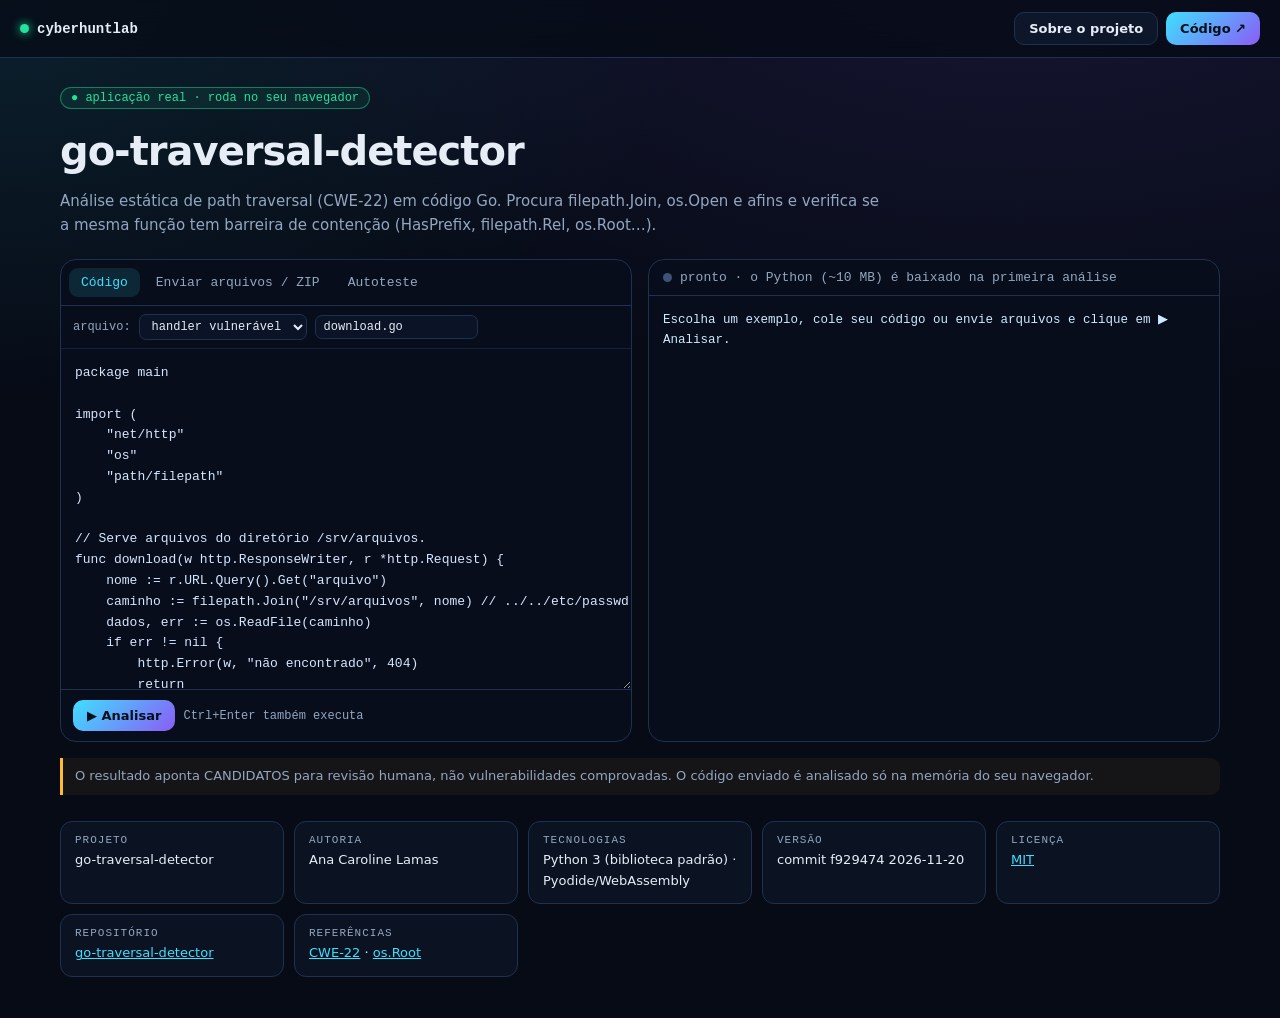
<file: go-traversal-detector/index.html>
<!doctype html><html lang="pt-BR"><head><meta charset="utf-8"><meta name="viewport" content="width=device-width,initial-scale=1"><title>go-traversal-detector</title><link rel="stylesheet" href="/_runtime/app.css"><meta name="theme-color" content="#060b16"></head><body>
<script>
window.APP={
 repo:"go-traversal-detector", family:"go-traversal-detector", title:"go-traversal-detector",
 lead:"Análise estática de path traversal (CWE-22) em código Go. Procura filepath.Join, os.Open e afins e verifica se a mesma função tem barreira de contenção (HasPrefix, filepath.Rel, os.Root…).",
 entry:"gotraversal.py", files:["gotraversal.py"], extractZip:true, selftest:["--test"],
 accept:".go,.zip", acceptLabel:"arquivos .go ou um ZIP do projeto",
 args:(dir)=>[dir],
 tech:"Python 3 (biblioteca padrão) · Pyodide/WebAssembly", license:"MIT",
 refs:'<a href="https://cwe.mitre.org/data/definitions/22.html" target="_blank" rel="noopener">CWE-22</a> · <a href="https://pkg.go.dev/os#Root" target="_blank" rel="noopener">os.Root</a>',
 note:"O resultado aponta CANDIDATOS para revisão humana, não vulnerabilidades comprovadas. O código enviado é analisado só na memória do seu navegador.",
 samples:[
  {label:"handler vulnerável",name:"download.go",code:`package main

import (
	"net/http"
	"os"
	"path/filepath"
)

// Serve arquivos do diretório /srv/arquivos.
func download(w http.ResponseWriter, r *http.Request) {
	nome := r.URL.Query().Get("arquivo")
	caminho := filepath.Join("/srv/arquivos", nome) // ../../etc/passwd sai da raiz
	dados, err := os.ReadFile(caminho)
	if err != nil {
		http.Error(w, "não encontrado", 404)
		return
	}
	w.Write(dados)
}
`},
  {label:"handler protegido",name:"download_seguro.go",code:`package main

import (
	"net/http"
	"os"
	"path/filepath"
	"strings"
)

const base = "/srv/arquivos"

func downloadSeguro(w http.ResponseWriter, r *http.Request) {
	nome := r.URL.Query().Get("arquivo")
	caminho := filepath.Clean(filepath.Join(base, nome))
	if !strings.HasPrefix(caminho, base+string(os.PathSeparator)) {
		http.Error(w, "caminho inválido", 400)
		return
	}
	dados, err := os.ReadFile(caminho)
	if err != nil {
		http.Error(w, "não encontrado", 404)
		return
	}
	w.Write(dados)
}
`}]};
</script><script src="/_runtime/runner.js" defer></script></body></html>
</file>
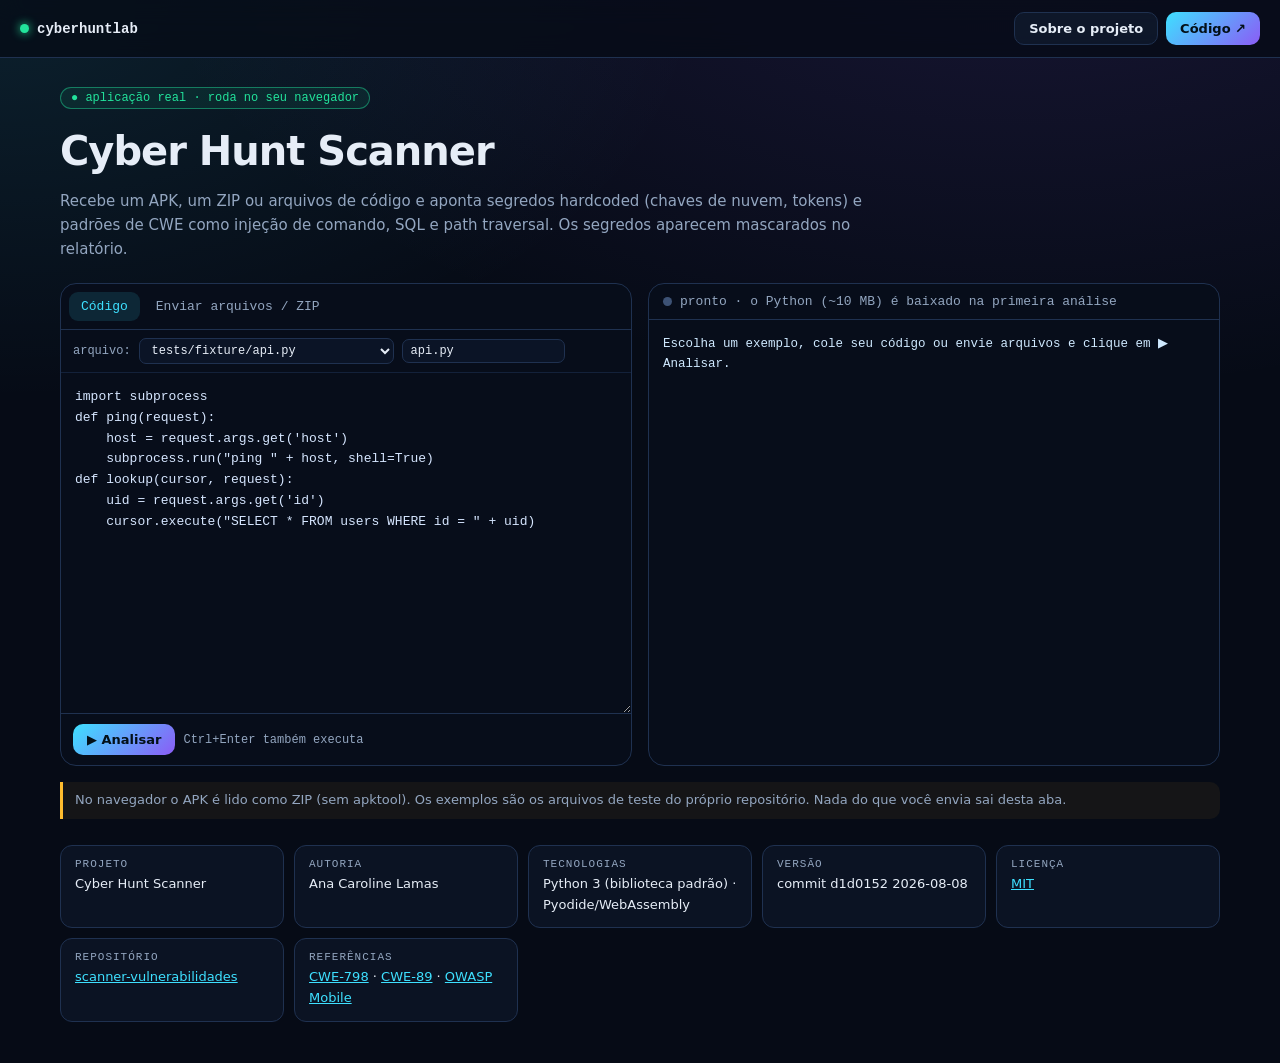
<file: scanner-vulnerabilidades/index.html>
<!doctype html><html lang="pt-BR"><head><meta charset="utf-8"><meta name="viewport" content="width=device-width,initial-scale=1"><title>Cyber Hunt Scanner</title><link rel="stylesheet" href="/_runtime/app.css"><meta name="theme-color" content="#060b16"></head><body>
<script>
window.APP={
 repo:"scanner-vulnerabilidades", family:"cyber-hunt-scanner", title:"Cyber Hunt Scanner",
 lead:"Recebe um APK, um ZIP ou arquivos de código e aponta segredos hardcoded (chaves de nuvem, tokens) e padrões de CWE como injeção de comando, SQL e path traversal. Os segredos aparecem mascarados no relatório.",
 entry:"hunter.py", files:["hunter.py","engine.py","patterns.py"], extractZip:false, selftest:null,
 accept:".apk,.zip,.js,.ts,.py,.java,.kt,.go,.php,.json,.xml,.env", acceptLabel:"um APK, um ZIP ou arquivos de código",
 args:(dir,single)=>[single||dir],
 tech:"Python 3 (biblioteca padrão) · Pyodide/WebAssembly", license:"MIT",
 refs:'<a href="https://cwe.mitre.org/data/definitions/798.html" target="_blank" rel="noopener">CWE-798</a> · <a href="https://cwe.mitre.org/data/definitions/89.html" target="_blank" rel="noopener">CWE-89</a> · <a href="https://owasp.org/www-project-mobile-top-10/" target="_blank" rel="noopener">OWASP Mobile</a>',
 note:"No navegador o APK é lido como ZIP (sem apktool). Os exemplos são os arquivos de teste do próprio repositório. Nada do que você envia sai desta aba.",
 samples:[
  {label:"tests/fixture/api.py",name:"api.py",url:"samples/api.py"},
  {label:"tests/fixture/handler.js",name:"handler.js",url:"samples/handler.js"},
  {label:"tests/fixture/safe.js (seguro)",name:"safe.js",url:"samples/safe.js"}]};
</script><script src="/_runtime/runner.js" defer></script></body></html>
</file>
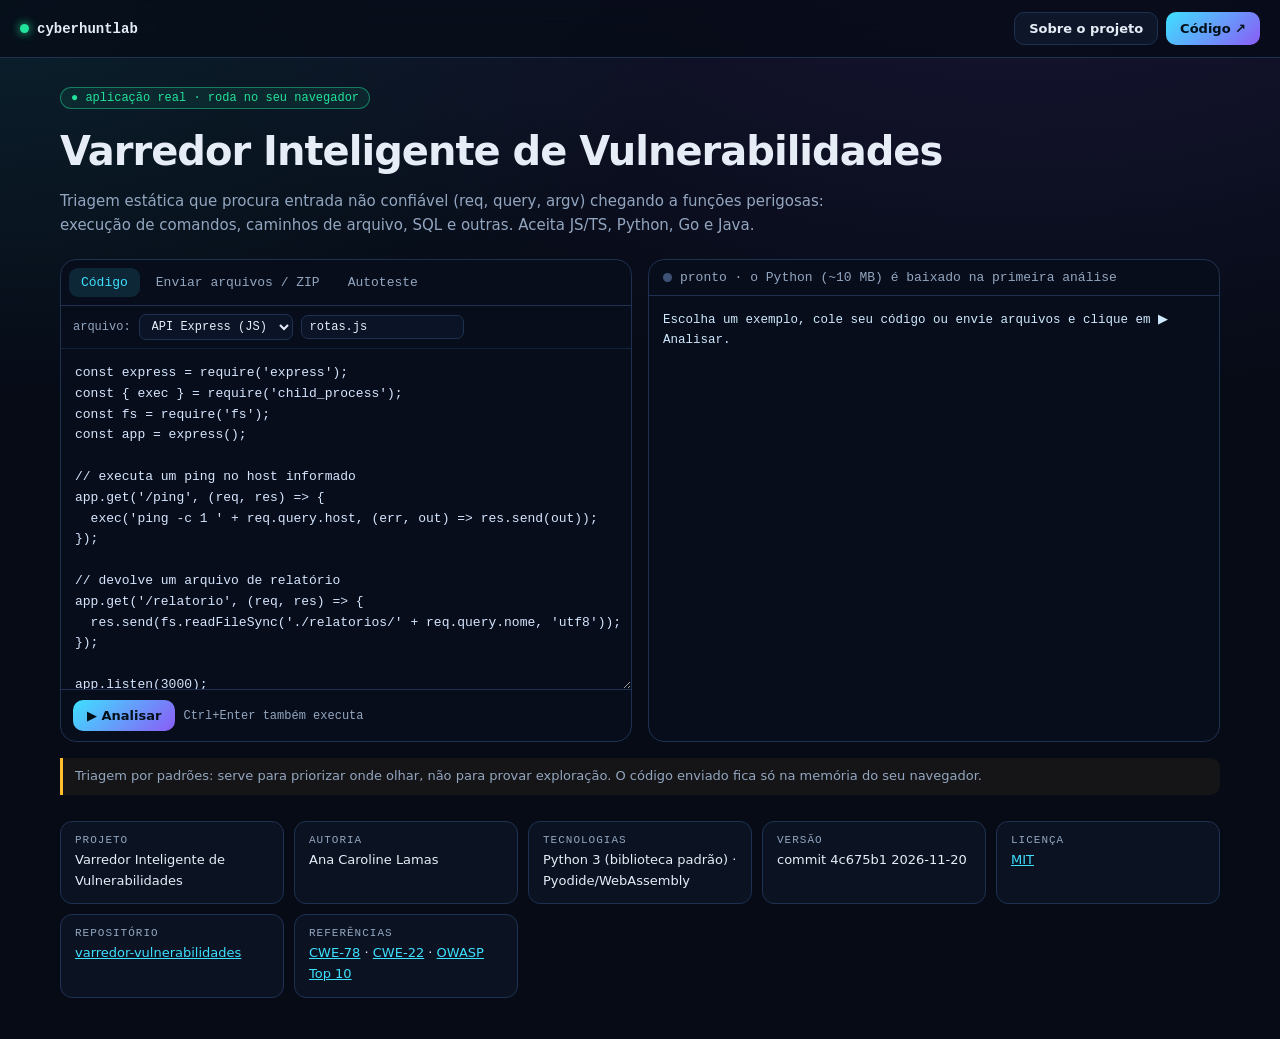
<file: varredor-vulnerabilidades/index.html>
<!doctype html><html lang="pt-BR"><head><meta charset="utf-8"><meta name="viewport" content="width=device-width,initial-scale=1"><title>Varredor de Vulnerabilidades</title><link rel="stylesheet" href="/_runtime/app.css"><meta name="theme-color" content="#060b16"></head><body>
<script>
window.APP={
 repo:"varredor-vulnerabilidades", family:"varredor-vulnerabilidades", title:"Varredor Inteligente de Vulnerabilidades",
 lead:"Triagem estática que procura entrada não confiável (req, query, argv) chegando a funções perigosas: execução de comandos, caminhos de arquivo, SQL e outras. Aceita JS/TS, Python, Go e Java.",
 entry:"scanner.py", files:["scanner.py"], extractZip:true, selftest:["--test"],
 accept:".js,.jsx,.ts,.tsx,.py,.go,.java,.json,.zip", acceptLabel:"código JS/TS, Python, Go, Java ou um ZIP",
 args:(dir)=>[dir],
 tech:"Python 3 (biblioteca padrão) · Pyodide/WebAssembly", license:"MIT",
 refs:'<a href="https://cwe.mitre.org/data/definitions/78.html" target="_blank" rel="noopener">CWE-78</a> · <a href="https://cwe.mitre.org/data/definitions/22.html" target="_blank" rel="noopener">CWE-22</a> · <a href="https://owasp.org/Top10/" target="_blank" rel="noopener">OWASP Top 10</a>',
 note:"Triagem por padrões: serve para priorizar onde olhar, não para provar exploração. O código enviado fica só na memória do seu navegador.",
 samples:[
  {label:"API Express (JS)",name:"rotas.js",code:`const express = require('express');
const { exec } = require('child_process');
const fs = require('fs');
const app = express();

// executa um ping no host informado
app.get('/ping', (req, res) => {
  exec('ping -c 1 ' + req.query.host, (err, out) => res.send(out));
});

// devolve um arquivo de relatório
app.get('/relatorio', (req, res) => {
  res.send(fs.readFileSync('./relatorios/' + req.query.nome, 'utf8'));
});

app.listen(3000);
`},
  {label:"script Python",name:"ferramenta.py",code:`import subprocess
import sys

alvo = sys.argv[1]
# monta o comando com a entrada do usuário
subprocess.run("nslookup " + alvo, shell=True)

with open("/var/dados/" + sys.argv[2]) as f:
    print(f.read())
`}]};
</script><script src="/_runtime/runner.js" defer></script></body></html>
</file>
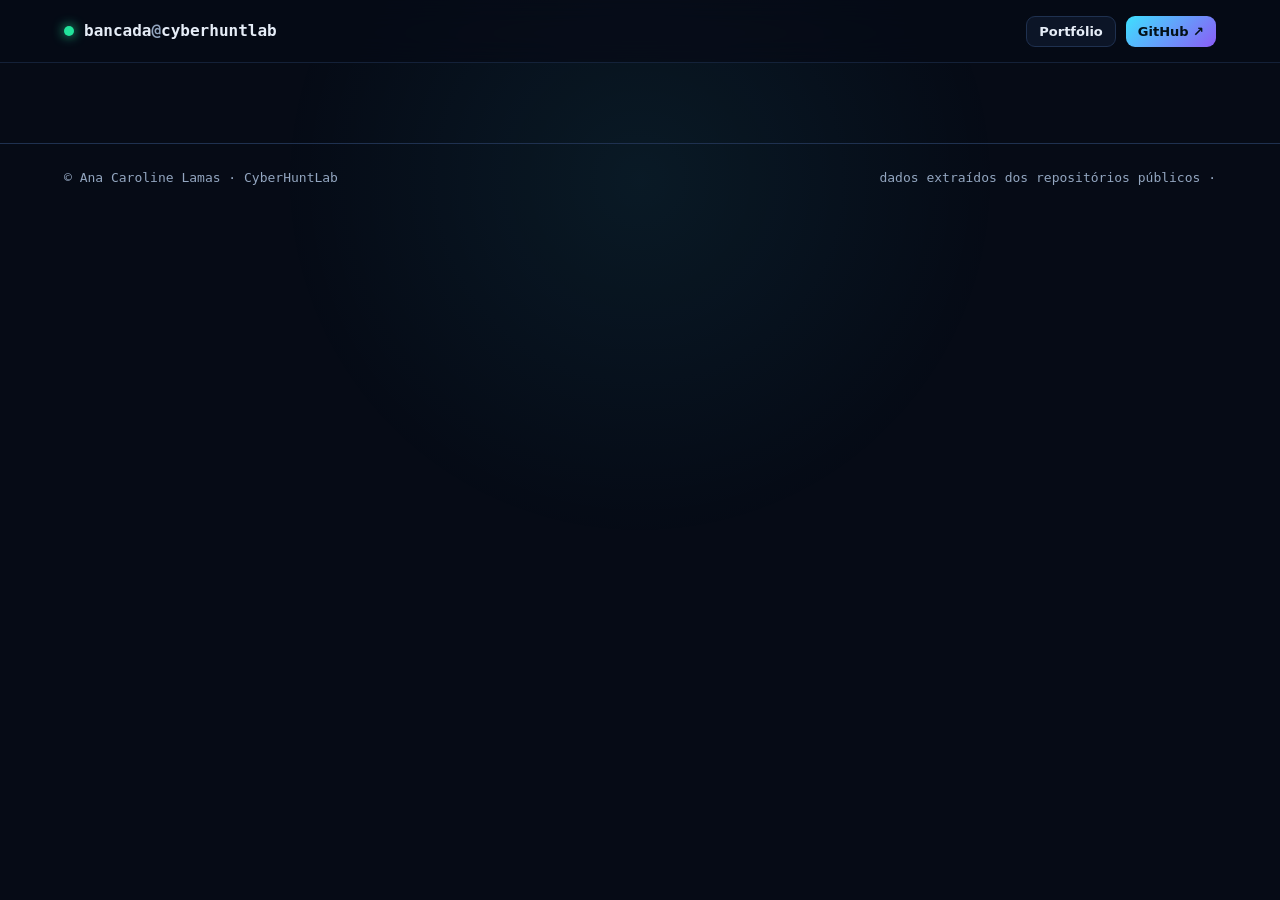
<file: tools/template.html>
<!doctype html>
<html lang="pt-BR">
<head>
<meta charset="utf-8">
<meta name="viewport" content="width=device-width,initial-scale=1">
<title>Bancada de projetos · CyberHuntLab · Ana Caroline Lamas</title>
<meta name="description" content="Bancada com todos os projetos públicos de Ana Caroline Lamas (CyberHuntLab): segurança, engenharia reversa, agentes de IA, vídeo e automação.">
<meta name="theme-color" content="#060b16">
<style>
:root{--bg:#060b16;--card:#0f1a2e;--line:#1f3150;--txt:#e6edf7;--mut:#93a6c0;--cy:#3ee0ff;--vi:#8b5cf6;--gr:#22e39b;--pk:#ff4fa3;--yl:#febc2e;
--mono:ui-monospace,SFMono-Regular,"JetBrains Mono",Menlo,Consolas,monospace;--sans:system-ui,-apple-system,"Segoe UI",Roboto,Ubuntu,sans-serif}
*{box-sizing:border-box}html{scroll-behavior:smooth}
body{margin:0;background:var(--bg);color:var(--txt);font:16px/1.6 var(--sans);overflow-x:hidden}
a{color:var(--cy)}::selection{background:var(--cy);color:#001018}
#bg{position:fixed;inset:0;z-index:0;pointer-events:none}
.spot{position:fixed;inset:0;z-index:1;pointer-events:none;background:radial-gradient(600px circle at var(--mx,50%) var(--my,20%),rgba(62,224,255,.07),transparent 60%)}
.wrap{position:relative;z-index:2;max-width:1200px;margin:auto;padding:0 24px}
#progress{position:fixed;top:0;left:0;height:3px;width:0;z-index:60;background:linear-gradient(90deg,var(--cy),var(--vi),var(--pk))}
nav{position:sticky;top:0;z-index:50;backdrop-filter:blur(14px);background:rgba(6,11,22,.7);border-bottom:1px solid rgba(31,49,80,.6)}
nav .wrap{display:flex;align-items:center;gap:18px;height:62px}
.brand{font-family:var(--mono);font-weight:700;color:var(--txt);text-decoration:none;display:flex;align-items:center;gap:10px}
.brand i{width:10px;height:10px;border-radius:50%;background:var(--gr);box-shadow:0 0 12px var(--gr);animation:pulse 2s infinite}
nav .r{margin-left:auto;display:flex;gap:10px;flex:none}
nav .btn,.acts .btn.sm{white-space:nowrap;flex:none}
.brand{min-width:0;white-space:nowrap}.brand .full{overflow:hidden;text-overflow:ellipsis}
.btn{position:relative;overflow:hidden;display:inline-flex;align-items:center;gap:7px;padding:10px 16px;border-radius:11px;border:1px solid var(--line);background:rgba(15,26,46,.75);color:var(--txt);text-decoration:none;font:600 14px var(--sans);transition:transform .2s,border-color .2s,box-shadow .2s;cursor:pointer}
.btn:hover{transform:translateY(-2px);border-color:var(--cy);box-shadow:0 8px 28px -10px rgba(62,224,255,.5)}
.btn::before{content:"";position:absolute;top:0;left:-120%;width:60%;height:100%;background:linear-gradient(110deg,transparent,rgba(255,255,255,.18),transparent);transition:left .6s}
.btn:hover::before{left:130%}
.btn.pri{background:linear-gradient(135deg,var(--cy),var(--vi));color:#031018;border:0}
.btn.sm{padding:7px 12px;font-size:13px;border-radius:9px}
@media(max-width:640px){nav .r .hide{display:none}}
@media(max-width:420px){.brand .at{display:none}nav .wrap{padding:0 16px}}

/* HOME */
.hero{padding:70px 0 30px;text-align:center}
.tag{font:700 13px var(--mono);color:var(--cy);letter-spacing:3px}
h1{font-size:clamp(38px,6.5vw,76px);line-height:1.04;margin:14px 0 14px;letter-spacing:-2px}
.grad{background:linear-gradient(100deg,var(--cy),var(--vi) 45%,var(--pk) 70%,var(--cy));background-size:250% auto;-webkit-background-clip:text;background-clip:text;color:transparent;animation:shine 6s linear infinite}
.lead{color:var(--mut);max-width:700px;margin:0 auto}
.stats{display:flex;justify-content:center;flex-wrap:wrap;gap:14px;margin:34px 0 10px}
.stat{min-width:150px;border:1px solid var(--line);border-radius:14px;padding:14px 18px;background:rgba(15,26,46,.6)}
.stat b{display:block;font:700 32px var(--mono);color:var(--cy)}
.stat span{color:var(--mut);font-size:13px}
.bar{position:sticky;top:62px;z-index:40;padding:14px 0;background:linear-gradient(var(--bg) 70%,transparent)}
.chips{display:flex;gap:8px;flex-wrap:wrap;justify-content:center}
.chip{font:13px var(--mono);padding:8px 13px;border-radius:99px;border:1px solid var(--line);background:rgba(15,26,46,.85);color:#cfe3ff;cursor:pointer;transition:.2s}
.chip:hover{border-color:var(--cy)}
.chip.on{background:linear-gradient(135deg,var(--cy),var(--vi));color:#031018;border-color:transparent;font-weight:700}
.chip small{opacity:.7;margin-left:4px}
.search{display:flex;justify-content:center;margin-top:12px}
.search input{width:min(560px,100%);font:inherit;background:rgba(15,26,46,.92);color:var(--txt);border:1px solid var(--line);border-radius:12px;padding:12px 16px}
.search input:focus{outline:2px solid rgba(62,224,255,.5);border-color:var(--cy)}
.cat-h{display:flex;align-items:center;gap:12px;margin:46px 0 18px}
.cat-h h2{margin:0;font-size:clamp(22px,3vw,30px)}
.cat-h .ln{flex:1;height:1px;background:linear-gradient(90deg,var(--line),transparent)}
.cat-h .n{font:13px var(--mono);color:var(--mut)}
.grid{display:grid;grid-template-columns:repeat(auto-fill,minmax(min(100%,330px),1fr));gap:18px}
.card{position:relative;display:flex;flex-direction:column;background:linear-gradient(180deg,rgba(15,26,46,.94),rgba(11,19,36,.94));border:1px solid var(--line);border-radius:18px;padding:22px;transition:transform .25s,border-color .25s;overflow:hidden;transform-style:preserve-3d}
.card::after{content:"";position:absolute;inset:0;border-radius:inherit;pointer-events:none;background:radial-gradient(380px circle at var(--cx,50%) var(--cy,50%),rgba(62,224,255,.13),transparent 45%);opacity:0;transition:opacity .3s}
.card:hover{border-color:rgba(62,224,255,.55)}.card:hover::after{opacity:1}
.card .top{display:flex;align-items:center;gap:10px;margin-bottom:12px}
.card .ic{width:40px;height:40px;border-radius:12px;display:grid;place-items:center;background:rgba(62,224,255,.1);border:1px solid rgba(62,224,255,.3);font-size:20px;flex:none}
.badge{font:11px var(--mono);padding:3px 9px;border-radius:99px;border:1px solid var(--line);color:var(--mut);white-space:nowrap}
.badge.live{color:var(--gr);border-color:rgba(34,227,155,.45);background:rgba(34,227,155,.08)}
.badge.live::before{content:"● ";animation:pulse 1.4s infinite}
.badge.ver{color:#d9cbff;border-color:rgba(139,92,246,.4)}
.badge.oss{color:var(--yl);border-color:rgba(254,188,46,.4)}
.card h3{margin:0 0 6px;font-size:19px;line-height:1.25}
.card p{color:var(--mut);margin:0 0 14px;font-size:15px;flex:1}
.tags{display:flex;flex-wrap:wrap;gap:6px;margin-bottom:14px}
.tags span{font:12px var(--mono);padding:3px 9px;border-radius:7px;background:rgba(139,92,246,.1);border:1px solid rgba(139,92,246,.28);color:#d9cbff}
.lbar{display:flex;height:6px;border-radius:99px;overflow:hidden;background:#13213a;margin-bottom:14px}
.lbar i{display:block;height:100%;width:0;transition:width 1s cubic-bezier(.2,.7,.2,1)}
.acts{display:flex;gap:8px;flex-wrap:wrap}

/* DETAIL */
.back{display:inline-flex;margin:28px 0 0;color:var(--mut);text-decoration:none;font:14px var(--mono)}
.back:hover{color:var(--cy)}
.dh{padding:26px 0 10px;display:grid;grid-template-columns:1.2fr .8fr;gap:30px;align-items:center}
@media(max-width:900px){.dh{grid-template-columns:1fr}}
.dh h1{text-align:left;font-size:clamp(34px,5.5vw,62px)}
.dh .lead{margin:0}
.term{background:rgba(8,14,27,.94);border:1px solid var(--line);border-radius:16px;overflow:hidden;box-shadow:0 30px 80px -30px rgba(62,224,255,.35)}
.term .tb{display:flex;gap:7px;padding:11px 14px;border-bottom:1px solid var(--line);align-items:center}
.term .tb b{width:11px;height:11px;border-radius:50%;background:#ff5f57}.term .tb b:nth-child(2){background:#febc2e}.term .tb b:nth-child(3){background:#28c840}
.term .tb span{margin-left:auto;font:12px var(--mono);color:var(--mut)}
.term pre{margin:0;padding:16px;font:13px/1.7 var(--mono);min-height:210px;white-space:pre-wrap;color:#cfe3ff}
.term .p{color:var(--gr)}.term .c{color:var(--cy)}.term .m{color:var(--mut)}
.cursor{display:inline-block;width:8px;height:15px;background:var(--cy);vertical-align:-2px;animation:blink 1s steps(1) infinite}
.panel{background:rgba(15,26,46,.7);border:1px solid var(--line);border-radius:18px;padding:24px;margin-top:22px}
.panel h2{margin:0 0 14px;font-size:20px}
.comp{display:grid;grid-template-columns:repeat(auto-fill,minmax(230px,1fr));gap:10px}
.comp div{display:flex;gap:10px;align-items:flex-start;padding:12px 14px;border-radius:12px;background:rgba(6,11,22,.55);border:1px solid var(--line)}
.comp div::before{content:"✓";color:var(--gr);font-weight:700}
.legend{display:flex;flex-wrap:wrap;gap:14px;margin-top:10px;font:13px var(--mono);color:var(--mut)}
.legend i{display:inline-block;width:10px;height:10px;border-radius:50%;margin-right:6px}
.repo{border-top:1px solid var(--line);padding:18px 0;display:grid;grid-template-columns:1fr auto;gap:14px;align-items:start}
.repo:first-of-type{border-top:0}
@media(max-width:760px){.repo{grid-template-columns:1fr}}
.repo h3{margin:0 0 4px;font-size:17px}
.repo .rn{font:13px var(--mono);color:var(--cy)}
.repo p{margin:6px 0 8px;color:var(--mut);font-size:15px}
.repo .meta{font:12px var(--mono);color:var(--mut);display:flex;gap:14px;flex-wrap:wrap}
.copy{cursor:pointer}
.note{font-size:14px;color:var(--mut);border-left:3px solid var(--yl);padding:8px 14px;background:rgba(254,188,46,.06);border-radius:0 10px 10px 0;margin-top:14px}
.empty{text-align:center;color:var(--mut);padding:40px}
footer{position:relative;z-index:2;border-top:1px solid var(--line);margin-top:80px;padding:26px 0;color:var(--mut);font:13px var(--mono)}
footer .wrap{display:flex;justify-content:space-between;flex-wrap:wrap;gap:10px}

.rv{opacity:0;transform:translateY(28px);transition:opacity .7s cubic-bezier(.2,.7,.2,1),transform .7s cubic-bezier(.2,.7,.2,1)}
.rv.on{opacity:1;transform:none}
#app.fade{animation:fade .45s ease}
@keyframes fade{from{opacity:0;transform:translateY(12px)}to{opacity:1;transform:none}}
@keyframes shine{to{background-position:250% center}}
@keyframes blink{50%{opacity:0}}
@keyframes pulse{50%{opacity:.4}}
@media (prefers-reduced-motion:reduce){*,*::before,*::after{animation:none!important;transition:none!important}.rv{opacity:1;transform:none}}
</style>
</head>
<body>
<div id="progress"></div><canvas id="bg" aria-hidden="true"></canvas><div class="spot" aria-hidden="true"></div>
<nav><div class="wrap">
  <a class="brand" href="/" data-link><i></i><span class="full">bancada<span class="at"><span style="color:var(--mut)">@</span>cyberhuntlab</span></span></a>
  <div class="r">
    <a class="btn sm hide" href="https://carol.cyberhuntlab.com.br" id="portfolioLink">Portfólio</a>
    <a class="btn sm pri" href="https://github.com/ticarollamas-arch">GitHub ↗</a>
  </div>
</div></nav>
<main class="wrap" id="app"></main>
<footer><div class="wrap"><span>© <span id="yr"></span> Ana Caroline Lamas · CyberHuntLab</span><span>dados extraídos dos repositórios públicos · <span id="gen"></span></span></div></footer>

<script id="data" type="application/json">__DATA__</script>
<script>
(()=>{
const RM=matchMedia('(prefers-reduced-motion: reduce)').matches;
const D=JSON.parse(document.getElementById('data').textContent);
const USER='ticarollamas-arch';
const $=s=>document.querySelector(s);
const app=$('#app');
$('#yr').textContent=new Date().getFullYear();$('#gen').textContent=D.generated;
const COLORS={Python:'#3572A5',JavaScript:'#f1e05a',TypeScript:'#3178c6',HTML:'#e34c26',CSS:'#663399',Go:'#00ADD8',Shell:'#89e051',PHP:'#4F5D95',Rust:'#dea584',SQL:'#e38c00',YAML:'#cb171e',Java:'#b07219',Kotlin:'#A97BFF'};
const ORDER=Object.keys(D.cats);
const esc=s=>String(s).replace(/[&<>"']/g,c=>({'&':'&amp;','<':'&lt;','>':'&gt;','"':'&quot;',"'":'&#39;'}[c]));
const totalRepos=D.fams.reduce((a,f)=>a+f.repos.length,0);
const allLangs=new Set();D.fams.forEach(f=>Object.keys(f.langs).forEach(l=>allLangs.add(l)));

/* ---------- roteador: /slug no Vercel, #/slug ao abrir o arquivo localmente ---------- */
const HASH=location.protocol==='file:';
function path(){return HASH?(location.hash.slice(1)||'/'):location.pathname;}
function go(p){if(HASH)location.hash=p;else{history.pushState({},'',p);route();}}
document.addEventListener('click',e=>{const a=e.target.closest('a[data-link]');if(!a||e.metaKey||e.ctrlKey)return;e.preventDefault();go(a.getAttribute('href'));});
addEventListener('popstate',route);addEventListener('hashchange',route);
function href(p){return HASH?'#'+p:p;}

/* ---------- fundo de partículas ---------- */
const cv=$('#bg'),cx=cv.getContext('2d');let W,H,pts=[],mouse={x:-999,y:-999};const dpr=devicePixelRatio||1;
function size(){W=cv.width=innerWidth*dpr;H=cv.height=innerHeight*dpr;cv.style.width=innerWidth+'px';cv.style.height=innerHeight+'px';const n=Math.min(100,Math.floor(innerWidth*innerHeight/15000));pts=Array.from({length:n},()=>({x:Math.random()*W,y:Math.random()*H,vx:(Math.random()-.5)*.35*dpr,vy:(Math.random()-.5)*.35*dpr}));}
size();addEventListener('resize',size);
addEventListener('pointermove',e=>{mouse.x=e.clientX*dpr;mouse.y=e.clientY*dpr;document.documentElement.style.setProperty('--mx',e.clientX+'px');document.documentElement.style.setProperty('--my',e.clientY+'px');});
(function draw(){cx.clearRect(0,0,W,H);const L=125*dpr;
 for(const p of pts){p.x+=p.vx;p.y+=p.vy;if(p.x<0||p.x>W)p.vx*=-1;if(p.y<0||p.y>H)p.vy*=-1;const dm=Math.hypot(p.x-mouse.x,p.y-mouse.y);if(dm<150*dpr&&dm>0){p.x+=(p.x-mouse.x)/dm*.8;p.y+=(p.y-mouse.y)/dm*.8;}cx.fillStyle='rgba(62,224,255,.5)';cx.beginPath();cx.arc(p.x,p.y,1.3*dpr,0,7);cx.fill();}
 for(let i=0;i<pts.length;i++)for(let j=i+1;j<pts.length;j++){const a=pts[i],b=pts[j],d=Math.hypot(a.x-b.x,a.y-b.y);if(d<L){cx.strokeStyle=`rgba(${i%3?'62,224,255':'139,92,246'},${(1-d/L)*.2})`;cx.lineWidth=dpr;cx.beginPath();cx.moveTo(a.x,a.y);cx.lineTo(b.x,b.y);cx.stroke();}}
 if(!RM)requestAnimationFrame(draw);})();
addEventListener('scroll',()=>{const h=document.documentElement;$('#progress').style.width=(h.scrollTop/Math.max(1,h.scrollHeight-h.clientHeight)*100)+'%';},{passive:true});

/* ---------- animações utilitárias ---------- */
const io=new IntersectionObserver(es=>es.forEach(e=>{if(e.isIntersecting){e.target.classList.add('on');e.target.querySelectorAll('.lbar i').forEach(i=>i.style.width=i.dataset.w);io.unobserve(e.target);}}),{threshold:.08});
function watch(){app.querySelectorAll('.rv:not(.on)').forEach((el,i)=>{el.style.transitionDelay=(RM?0:(i%6)*60)+'ms';io.observe(el);});}
function tilt(el,max=6){if(RM)return;el.addEventListener('pointermove',e=>{const r=el.getBoundingClientRect(),x=(e.clientX-r.left)/r.width,y=(e.clientY-r.top)/r.height;el.style.transform=`perspective(900px) rotateX(${(.5-y)*max}deg) rotateY(${(x-.5)*max}deg)`;el.style.setProperty('--cx',x*100+'%');el.style.setProperty('--cy',y*100+'%');});el.addEventListener('pointerleave',()=>el.style.transform='');}
function count(el,to){if(RM){el.textContent=to;return;}let n=0;const st=Math.max(1,Math.ceil(to/35));const t=setInterval(()=>{n=Math.min(to,n+st);el.textContent=n;if(n>=to)clearInterval(t);},28);}
function langBar(langs){const tot=Object.values(langs).reduce((a,b)=>a+b,0);if(!tot)return'';const ent=Object.entries(langs).sort((a,b)=>b[1]-a[1]);
 return `<div class="lbar" title="${esc(ent.map(([l,v])=>l+' '+Math.round(v/tot*100)+'%').join(' · '))}">${ent.map(([l,v])=>`<i style="background:${COLORS[l]||'#8b949e'}" data-w="${(v/tot*100).toFixed(1)}%"></i>`).join('')}</div>`;}
function badges(f){let b='';if(f.app)b+=`<span class="badge live">${f.app[1]}</span>`;if(f.repos.length>1)b+=`<span class="badge ver">${f.repos.length} repositórios</span>`;if(f.cat==='oss')b+='<span class="badge oss">terceiros</span>';return b;}
function ago(d){const dd=Math.round((Date.now()-new Date(d))/864e5);return dd<1?'hoje':dd<30?`há ${dd} d`:dd<365?`há ${Math.round(dd/30)} meses`:`há ${Math.round(dd/365)} anos`;}
function status(r){if(r.reserved)return'<span class="badge">reservado / em construção</span>';if(r.upstream)return`<span class="badge oss">baseado em ${esc(r.upstream[0])}</span>`;return'';}

/* ---------- HOME ---------- */
let filter='all',term='';
function home(){
 document.title='Bancada de projetos · CyberHuntLab · Ana Caroline Lamas';
 const counts={};D.fams.forEach(f=>counts[f.cat]=(counts[f.cat]||0)+1);
 app.innerHTML=`
 <section class="hero">
  <div class="tag rv">BANCADA DE PROJETOS · CYBERHUNTLAB</div>
  <h1 class="rv">Tudo que eu já<br><span class="grad">construí</span>, num lugar só</h1>
  <p class="lead rv">Todos os meus repositórios públicos, organizados por área. Os marcados como <b>funcionando</b> abrem a aplicação real em <b>▶ Visitar projeto</b>; os demais mostram o que cada projeto faz, as competências que ele demonstra e abrir o código.</p>
  <div class="stats rv"><div class="stat"><b id="s1">0</b><span>repositórios públicos</span></div><div class="stat"><b id="s2">0</b><span>projetos (famílias)</span></div><div class="stat"><b id="s3">0</b><span>linguagens</span></div><div class="stat"><b id="s4">0</b><span>áreas</span></div></div>
 </section>
 <div class="bar"><div class="chips" id="chips"><button class="chip" data-c="all">Todos<small>${D.fams.length}</small></button>${ORDER.map(c=>`<button class="chip" data-c="${c}">${D.cats[c][1]} ${esc(D.cats[c][0])}<small>${counts[c]||0}</small></button>`).join('')}</div>
 <div class="search"><input id="q" placeholder="Buscar por nome, tecnologia ou competência…  (ex.: CWE, Flask, APK)" aria-label="Buscar projetos" value="${esc(term)}"></div></div>
 <div id="list"></div>`;
 count($('#s1'),totalRepos);count($('#s2'),D.fams.length);count($('#s3'),allLangs.size);count($('#s4'),ORDER.length);
 const paint=()=>{document.querySelectorAll('.chip').forEach(c=>c.classList.toggle('on',c.dataset.c===filter));list();};
 $('#chips').onclick=e=>{const c=e.target.closest('.chip');if(!c)return;filter=c.dataset.c;paint();};
 $('#q').oninput=e=>{term=e.target.value;list();};
 paint();
}
function match(f){if(filter!=='all'&&f.cat!==filter)return false;if(!term)return true;const t=term.toLowerCase();
 return [f.title,f.short,...f.comp,...f.stack,...Object.keys(f.langs),...f.repos.flatMap(r=>[r.repo,r.title,r.summary])].join(' ').toLowerCase().includes(t);}
function list(){const box=$('#list');let html='';
 for(const c of ORDER){const fs=D.fams.filter(f=>f.cat===c&&match(f));if(!fs.length)continue;
  html+=`<div class="cat-h rv"><h2>${D.cats[c][1]} ${esc(D.cats[c][0])}</h2><span class="ln"></span><span class="n">${fs.length} projeto${fs.length>1?'s':''}</span></div><div class="grid">`;
  for(const f of fs){const main=f.repos[0];html+=`<article class="card rv">
   <div class="top"><div class="ic">${D.cats[f.cat][1]}</div><div style="display:flex;gap:6px;flex-wrap:wrap">${badges(f)}</div></div>
   <h3>${esc(f.title)}</h3><p>${esc(f.short)}</p>
   <div class="tags">${f.comp.slice(0,4).map(t=>`<span>${esc(t)}</span>`).join('')}</div>
   ${langBar(f.langs)}
   <div class="acts">${f.app?`<a class="btn sm pri" href="${esc(f.app[0])}"${f.app[0].startsWith('http')?' target="_blank" rel="noopener"':''}>▶ Visitar projeto</a><a class="btn sm" href="${href('/sobre/'+f.slug)}" data-link>Detalhes</a>`:`<a class="btn sm pri" href="${href('/sobre/'+f.slug)}" data-link>Visualizar →</a>`}<a class="btn sm" href="https://github.com/${USER}/${encodeURIComponent(main.repo)}" target="_blank" rel="noopener">GitHub ↗</a></div>
  </article>`;}
  html+='</div>';}
 box.innerHTML=html||'<p class="empty">Nenhum projeto encontrado para essa busca.</p>';
 box.querySelectorAll('.card').forEach(c=>tilt(c,5));watch();}

/* ---------- DETALHE ---------- */
function detail(f){
 document.title=f.title+' · Bancada CyberHuntLab';
 const main=f.repos[0];const tot=Object.values(f.langs).reduce((a,b)=>a+b,0);
 const ent=Object.entries(f.langs).sort((a,b)=>b[1]-a[1]);
 const i=D.fams.indexOf(f),prev=D.fams[(i-1+D.fams.length)%D.fams.length],next=D.fams[(i+1)%D.fams.length];
 app.innerHTML=`
 <a class="back" href="${href('/')}" data-link>← voltar para a bancada</a>
 <section class="dh">
  <div><div class="tag rv">${D.cats[f.cat][1]} ${esc(D.cats[f.cat][0]).toUpperCase()}</div>
   <h1 class="rv"><span class="grad">${esc(f.title)}</span></h1>
   <p class="lead rv">${esc(f.short)}</p>
   <div class="acts rv" style="margin-top:20px">
    ${f.app?`<a class="btn pri" href="${esc(f.app[0])}"${f.app[0].startsWith('http')?' target="_blank" rel="noopener"':''}>▶ Visitar projeto</a>`:''}
    <a class="btn ${f.app?'':'pri'}" href="https://github.com/${USER}/${encodeURIComponent(main.repo)}" target="_blank" rel="noopener">Ver código ↗</a>
    <a class="btn" href="https://github.dev/${USER}/${encodeURIComponent(main.repo)}" target="_blank" rel="noopener">◧ VS Code web</a>
    <a class="btn" href="https://codespaces.new/${USER}/${encodeURIComponent(main.repo)}" target="_blank" rel="noopener">▶ Codespace</a>
   </div></div>
  <div class="rv"><div class="term"><div class="tb"><b></b><b></b><b></b><span>~/${esc(main.repo)}</span></div><pre id="typed"></pre></div></div>
 </section>
 <div class="panel rv"><h2>O que este projeto demonstra</h2><div class="comp">${f.comp.map(c=>`<div>${esc(c)}</div>`).join('')}</div>
  ${f.stack.length?`<div class="tags" style="margin:16px 0 0">${f.stack.map(s=>`<span>${esc(s)}</span>`).join('')}</div>`:''}</div>
 ${tot?`<div class="panel rv"><h2>Linguagens</h2>${langBar(f.langs)}<div class="legend">${ent.map(([l,v])=>`<span><i style="background:${COLORS[l]||'#8b949e'}"></i>${l} ${Math.round(v/tot*100)}%</span>`).join('')}</div></div>`:''}
 <div class="panel rv"><h2>${f.repos.length>1?`Repositórios desta família (${f.repos.length})`:'Repositório'}</h2>
  ${f.repos.map((r,k)=>`<div class="repo"><div>
    <div class="rn">${esc(r.repo)}${k===0&&f.repos.length>1?' · principal':''}</div>
    <h3>${esc(r.title)}</h3><p>${esc(r.summary||'Veja o README no GitHub.')}</p>
    <div class="meta"><span>${r.files} arquivos</span><span>atualizado ${ago(r.date)}</span>${Object.keys(r.langs).length?`<span>${esc(Object.entries(r.langs).sort((a,b)=>b[1]-a[1]).slice(0,3).map(x=>x[0]).join(' · '))}</span>`:''}${status(r)}</div></div>
    <div class="acts"><a class="btn sm" href="https://github.com/${USER}/${encodeURIComponent(r.repo)}" target="_blank" rel="noopener">GitHub ↗</a>${r.reserved?'':`<a class="btn sm" href="https://github.dev/${USER}/${encodeURIComponent(r.repo)}" target="_blank" rel="noopener">VS Code web</a>`}${r.demo[0]?`<a class="btn sm pri" href="${esc(r.demo[0])}" target="_blank" rel="noopener">Ao vivo ↗</a>`:''}</div>
  </div>`).join('')}
  ${f.cat==='oss'?'<p class="note">Estes repositórios são cópias ou adaptações de projetos de código aberto de outros autores. O crédito, o link do projeto original e a licença estão preservados em cada README. Eles mostram estudo, adaptação e deploy, não autoria do projeto original.</p>':''}
  ${f.repos.some(r=>r.reserved)&&f.cat!=='oss'?'<p class="note">Itens marcados como "reservado / em construção" ainda não têm o código completo publicado.</p>':''}
 </div>
 <div class="acts rv" style="justify-content:space-between;margin-top:26px"><a class="btn" href="${href('/sobre/'+prev.slug)}" data-link>← ${esc(prev.title)}</a><a class="btn" href="${href('/sobre/'+next.slug)}" data-link>${esc(next.title)} →</a></div>`;
 watch();typeTerm(f);scrollTo(0,0);
}
let typing=0;
async function typeTerm(f){const id=++typing;const pre=$('#typed');const main=f.repos[0];const sleep=ms=>new Promise(r=>setTimeout(r,RM?0:ms));
 const lang=Object.entries(f.langs).sort((a,b)=>b[1]-a[1])[0];
 const lines=[['$ ',`git clone https://github.com/${USER}/${main.repo}`],['',`Cloning into '${main.repo}'... ok`,'m'],['$ ',`cd ${main.repo} && ls`],['',`${main.files} arquivos · ${lang?lang[0]:'docs'}`,'c'],['$ ','cat README.md | head -1'],['',main.title,'c']];
 let html='';const e=s=>esc(s);
 for(const [p,t,c] of lines){if(id!==typing)return;
  if(p){html+=`<span class="p">${p}</span>`;for(let k=1;k<=t.length;k+=2){if(id!==typing)return;pre.innerHTML=html+e(t.slice(0,k))+'<span class="cursor"></span>';await sleep(18);}html+=e(t)+'\n';await sleep(200);}
  else{html+=`<span class="${c}">${e(t)}</span>\n`;pre.innerHTML=html+'<span class="cursor"></span>';await sleep(160);}}
 pre.innerHTML=html+'<span class="p">$ </span><span class="cursor"></span>';}

function route(){const p=path().replace(/\/+$/,'')||'/';const m=p.match(/^\/sobre\/([\w.-]+)$/);const slug=m?m[1]:'';const f=D.fams.find(x=>x.slug===slug);
 app.classList.remove('fade');void app.offsetWidth;app.classList.add('fade');
 if(f)detail(f);else{if(p!=='/'&&!HASH)history.replaceState({},'','/');home();}}
route();
})();
</script>
</body>
</html>
</file>
<file: _runtime/app.css>
:root{--bg:#060b16;--card:#0f1a2e;--line:#1f3150;--txt:#e6edf7;--mut:#93a6c0;--cy:#3ee0ff;--vi:#8b5cf6;--gr:#22e39b;--pk:#ff4fa3;--yl:#febc2e;--rd:#ff6b6b;
--mono:ui-monospace,SFMono-Regular,"JetBrains Mono",Menlo,Consolas,monospace;--sans:system-ui,-apple-system,"Segoe UI",Roboto,Ubuntu,sans-serif}
*{box-sizing:border-box}
body{margin:0;background:radial-gradient(900px 500px at 80% -10%,rgba(139,92,246,.14),transparent),radial-gradient(700px 400px at 0% 0%,rgba(62,224,255,.10),transparent),var(--bg);color:var(--txt);font:15px/1.6 var(--sans);min-height:100vh}
a{color:var(--cy)}
.top{display:flex;align-items:center;gap:12px;padding:12px 20px;border-bottom:1px solid var(--line);background:rgba(6,11,22,.75);backdrop-filter:blur(12px);position:sticky;top:0;z-index:5}
.top a.home{font:700 14px var(--mono);color:var(--txt);text-decoration:none;white-space:nowrap}
.top a.home i{display:inline-block;width:9px;height:9px;border-radius:50%;background:var(--gr);box-shadow:0 0 10px var(--gr);margin-right:8px}
.top .sp{margin-left:auto;display:flex;gap:8px}
.btn{display:inline-flex;align-items:center;gap:6px;padding:8px 14px;border-radius:10px;border:1px solid var(--line);background:rgba(15,26,46,.8);color:var(--txt);text-decoration:none;font:600 13px var(--sans);cursor:pointer;white-space:nowrap;transition:.2s}
.btn:hover{border-color:var(--cy);transform:translateY(-1px)}
.btn.pri{background:linear-gradient(135deg,var(--cy),var(--vi));color:#031018;border:0}
.btn:disabled{opacity:.5;cursor:wait;transform:none}
main{max-width:1200px;margin:auto;padding:26px 20px 40px}
.head h1{margin:0;font-size:clamp(26px,4vw,40px);letter-spacing:-1px}
.head p{color:var(--mut);margin:6px 0 0;max-width:820px}
.pill{display:inline-block;font:12px var(--mono);padding:3px 10px;border-radius:99px;border:1px solid rgba(34,227,155,.45);color:var(--gr);background:rgba(34,227,155,.08);margin-bottom:10px}
.app{display:grid;grid-template-columns:1fr 1fr;gap:16px;margin-top:22px}
@media(max-width:900px){.app{grid-template-columns:1fr}}
.pane{background:#070d1a;border:1px solid var(--line);border-radius:16px;overflow:hidden;display:flex;flex-direction:column;min-height:460px}
.tabs{display:flex;gap:4px;padding:8px;border-bottom:1px solid var(--line);flex-wrap:wrap}
.tab{font:13px var(--mono);padding:7px 12px;border-radius:9px;border:0;background:transparent;color:var(--mut);cursor:pointer}
.tab.on{background:rgba(62,224,255,.12);color:var(--cy)}
.view{display:none;flex:1;flex-direction:column}.view.on{display:flex}
.fname{display:flex;gap:8px;align-items:center;padding:8px 12px;border-bottom:1px solid #13213a;font:12px var(--mono);color:var(--mut)}
.fname select,.fname input{font:12px var(--mono);background:#0b1426;color:var(--txt);border:1px solid var(--line);border-radius:7px;padding:4px 8px}
textarea{flex:1;min-height:340px;resize:vertical;border:0;outline:0;background:transparent;color:#d6e6ff;font:13px/1.6 var(--mono);padding:14px;tab-size:4;white-space:pre}
.drop{flex:1;margin:14px;border:2px dashed var(--line);border-radius:14px;display:grid;place-items:center;text-align:center;padding:24px;color:var(--mut);transition:.2s;cursor:pointer}
.drop.over{border-color:var(--cy);background:rgba(62,224,255,.05);color:var(--txt)}
.drop b{color:var(--txt)}
.flist{font:12px var(--mono);color:var(--mut);padding:0 14px 12px;max-height:120px;overflow:auto}
.selftest{padding:18px;color:var(--mut)}
.run{display:flex;gap:8px;padding:10px 12px;border-top:1px solid var(--line);align-items:center;flex-wrap:wrap}
.run small{color:var(--mut);font:12px var(--mono)}
.out .bar{display:flex;align-items:center;gap:8px;padding:10px 14px;border-bottom:1px solid var(--line);font:13px var(--mono);color:var(--mut)}
.led{width:9px;height:9px;border-radius:50%;background:#3d5275}.led.run{background:var(--yl);animation:p 1s infinite}.led.ok{background:var(--gr);box-shadow:0 0 10px var(--gr)}.led.warn{background:var(--pk)}.led.err{background:var(--rd)}
@keyframes p{50%{opacity:.35}}
.out pre{margin:0;flex:1;padding:14px;font:12.5px/1.6 var(--mono);color:#cfe9ff;white-space:pre-wrap;overflow:auto;max-height:640px}
.out pre .hi{color:var(--pk)}.out pre .ok{color:var(--gr)}.out pre .er{color:var(--rd)}
.meta{margin-top:26px;display:grid;grid-template-columns:repeat(auto-fit,minmax(200px,1fr));gap:10px}
.meta div{border:1px solid var(--line);border-radius:12px;padding:12px 14px;background:rgba(15,26,46,.55);font-size:13px}
.meta b{display:block;font:11px var(--mono);color:var(--mut);letter-spacing:1px;text-transform:uppercase;margin-bottom:4px}
.note{margin-top:16px;font-size:13px;color:var(--mut);border-left:3px solid var(--yl);padding:8px 12px;background:rgba(254,188,46,.06);border-radius:0 10px 10px 0}
</file>
